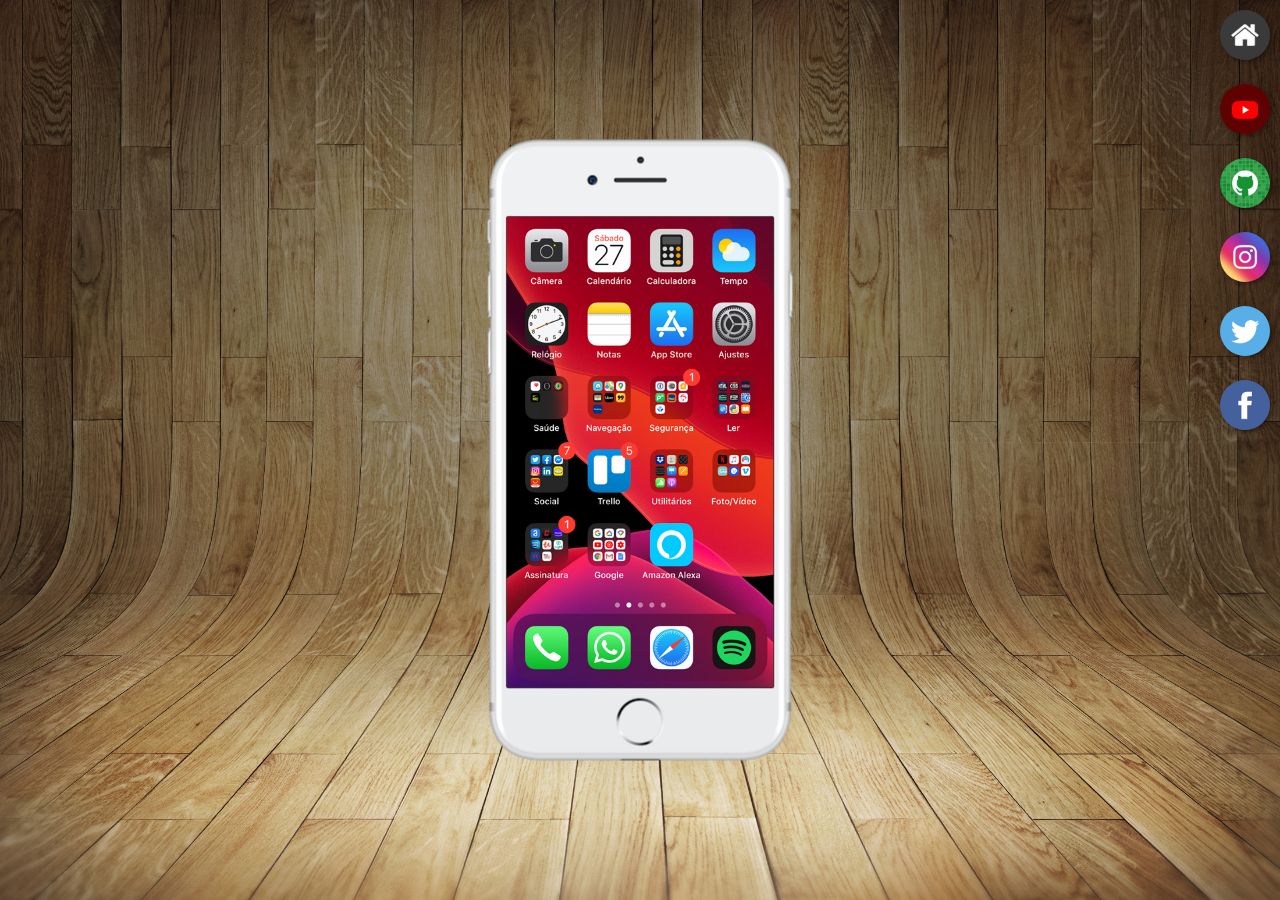
<file: index.html>
<!DOCTYPE html>
<html lang="pt-br">
<head>
    <meta charset="UTF-8">
    <meta name="viewport" content="width=device-width, initial-scale=1.0">
    <link rel="shortcut icon" href="favicon.ico" type="image/x-icon">
    <link rel="stylesheet" href="estilos/style.css">
    <title>Projeto Redes Sociais</title>
</head>
<body>
    <main>
        <section id="telefone">
            <iframe src="home.html" name="tela" id="tela" frameborder="0">
                Seu navegador não é compatível com este recurso.
            </iframe>
        </section>
        <section id="redes-sociais">
            <a href="home.html" target="tela"><img src="imagens/logo-home.jpg" alt="Home"></a> <br>
            <a href="youtube.html" target="tela"><img src="imagens/logo-youtube.jpg" alt="Youtube"></a> <br>
            <a href="github.html" target="tela"><img src="imagens/logo-github.jpg" alt="Github"></a> <br>
            <a href="instagram.html" target="tela"><img src="imagens/logo-instagram.jpg" alt="Instagram"></a> <br>
            <a href="twitter.html" target="tela"><img src="imagens/logo-twitter.jpg" alt="Twitter"></a> <br>
            <a href="facebook.html" target="tela"><img src="imagens/logo-facebook.jpg" alt="Facebook"></a>
        </section>
    </main>
</body>
</html>
</file>
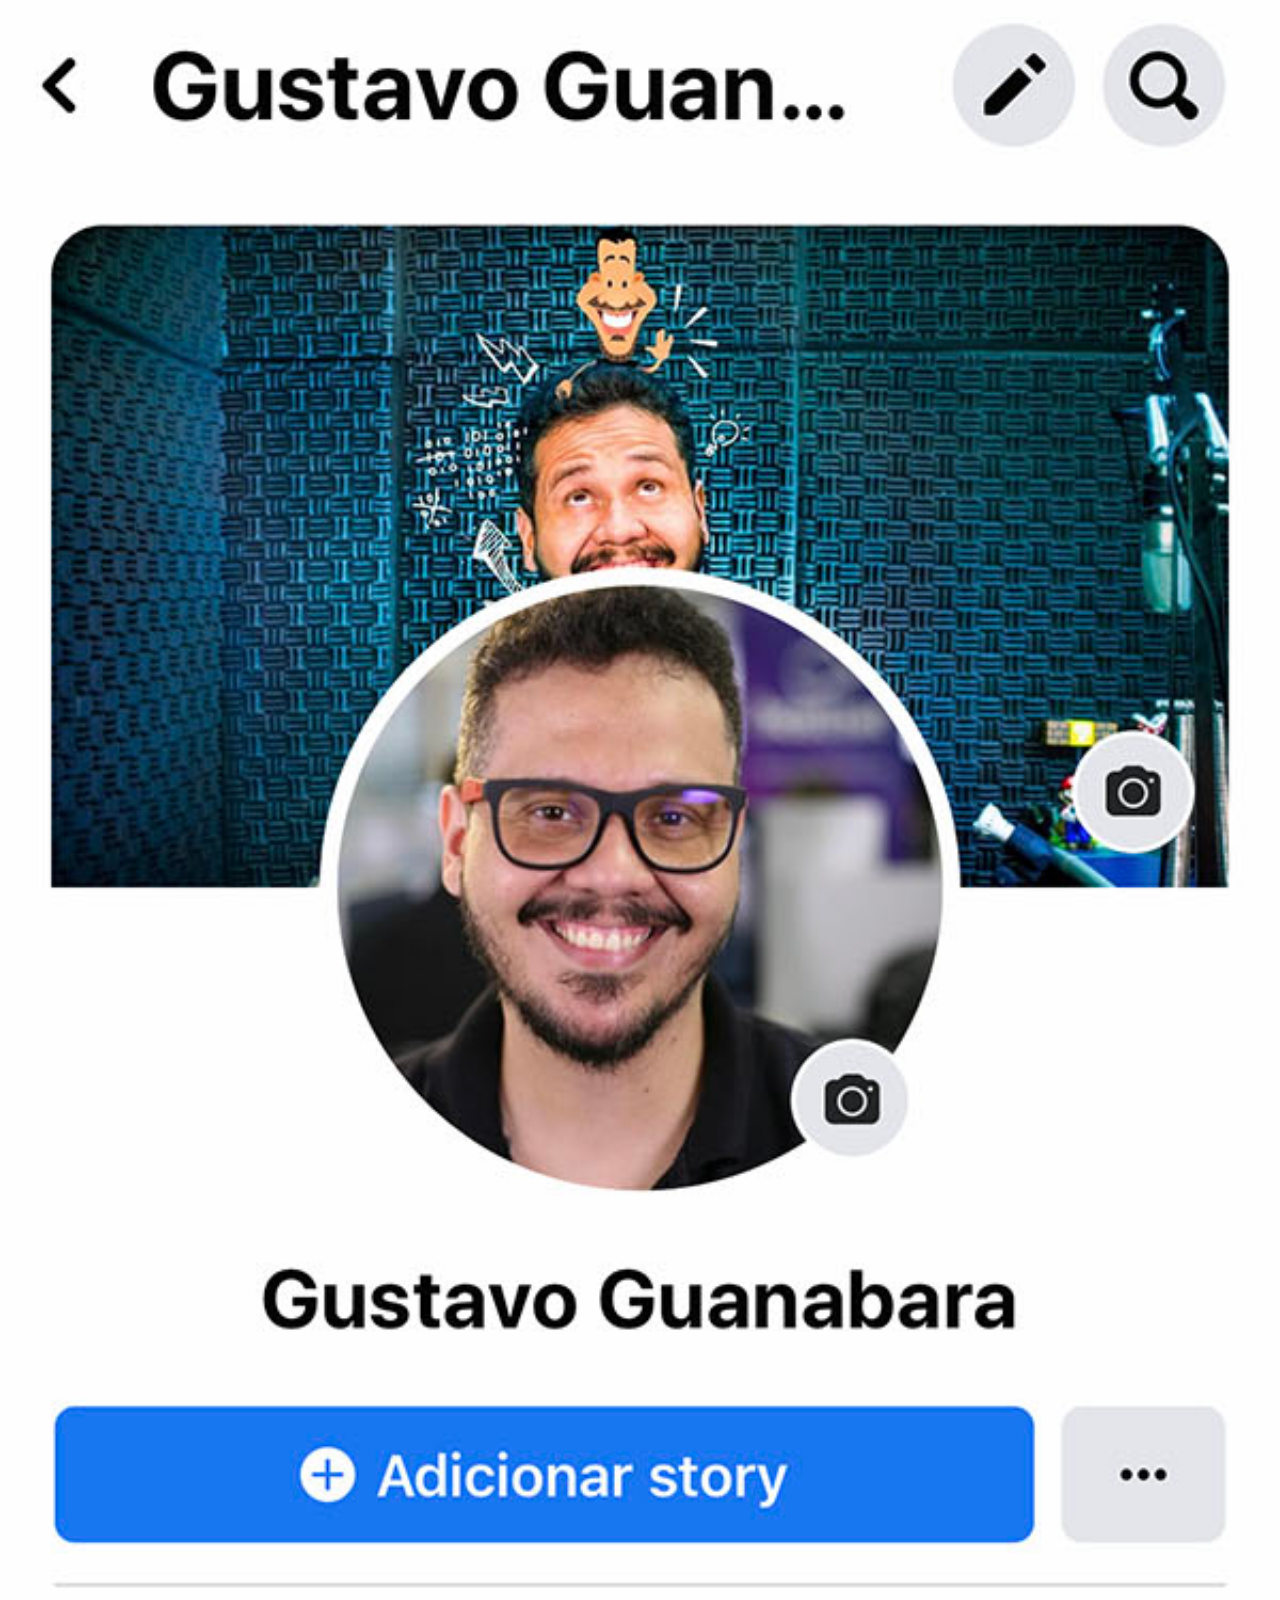
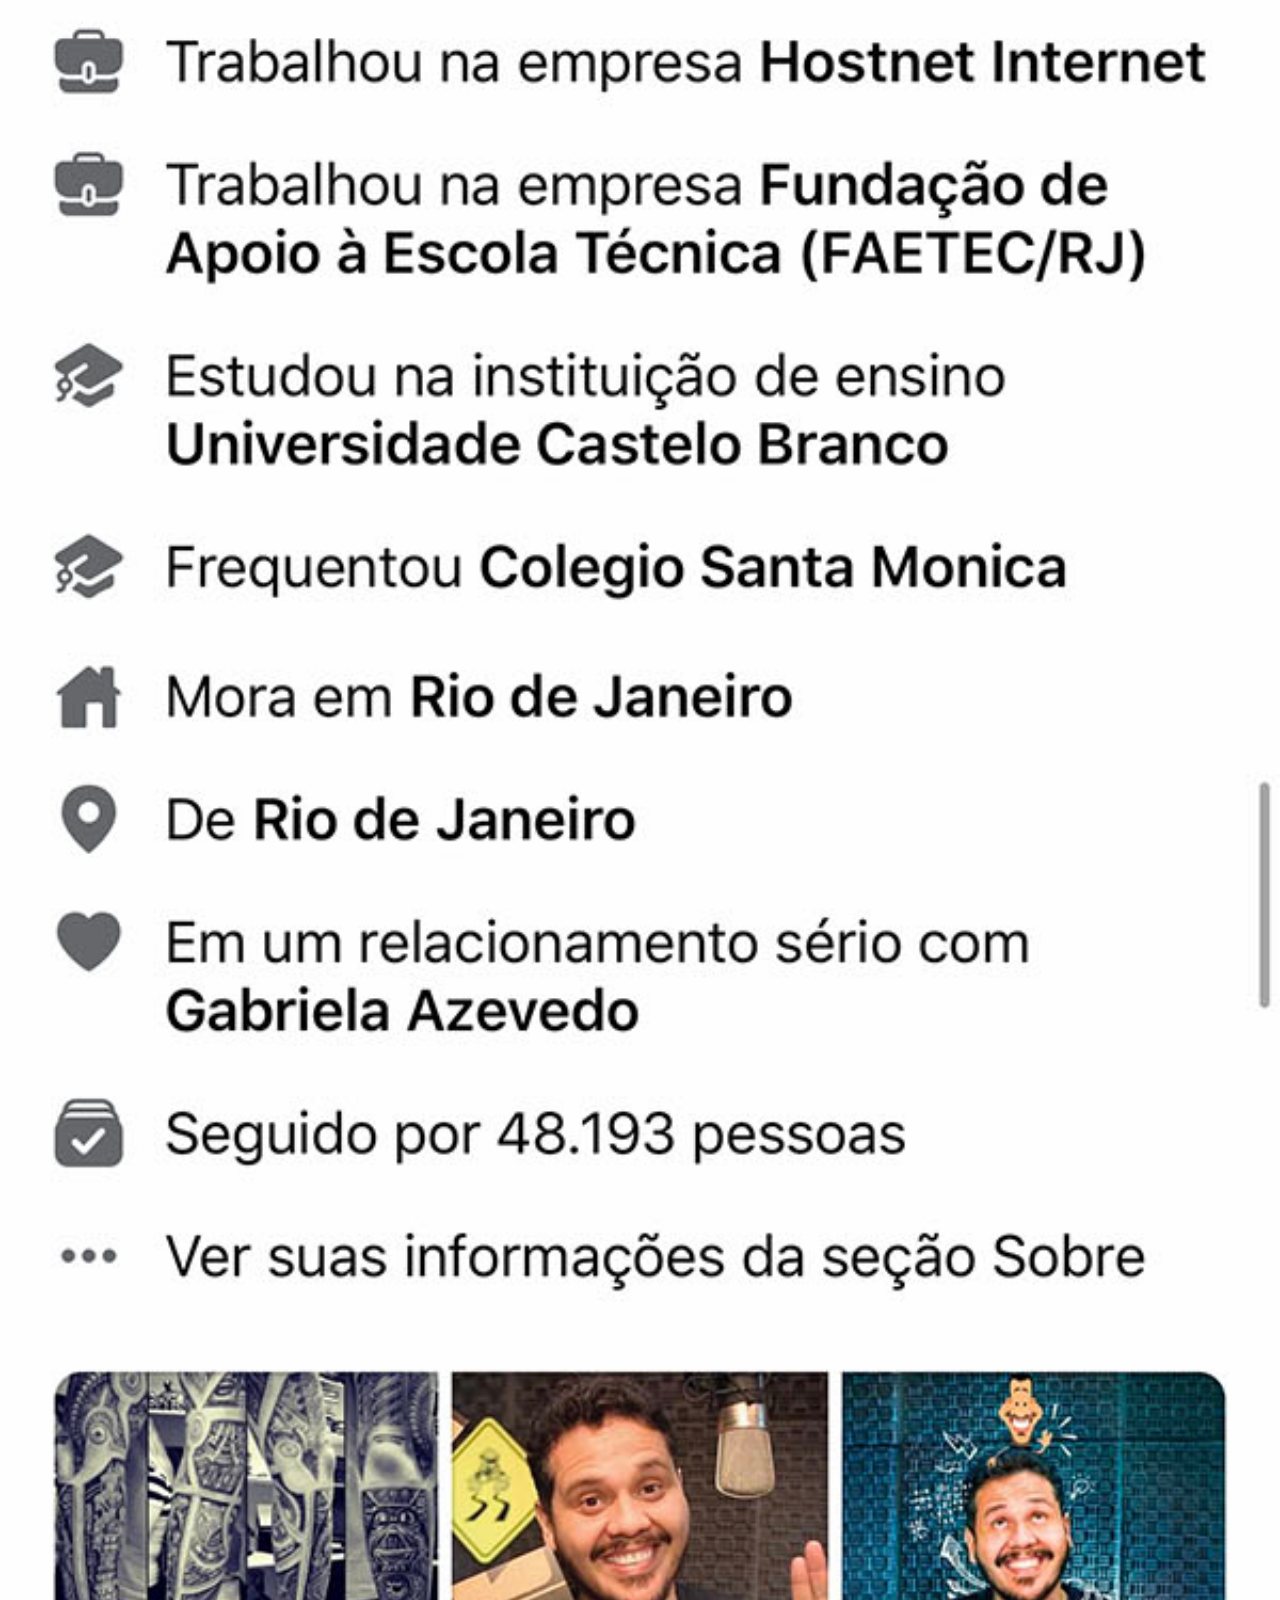
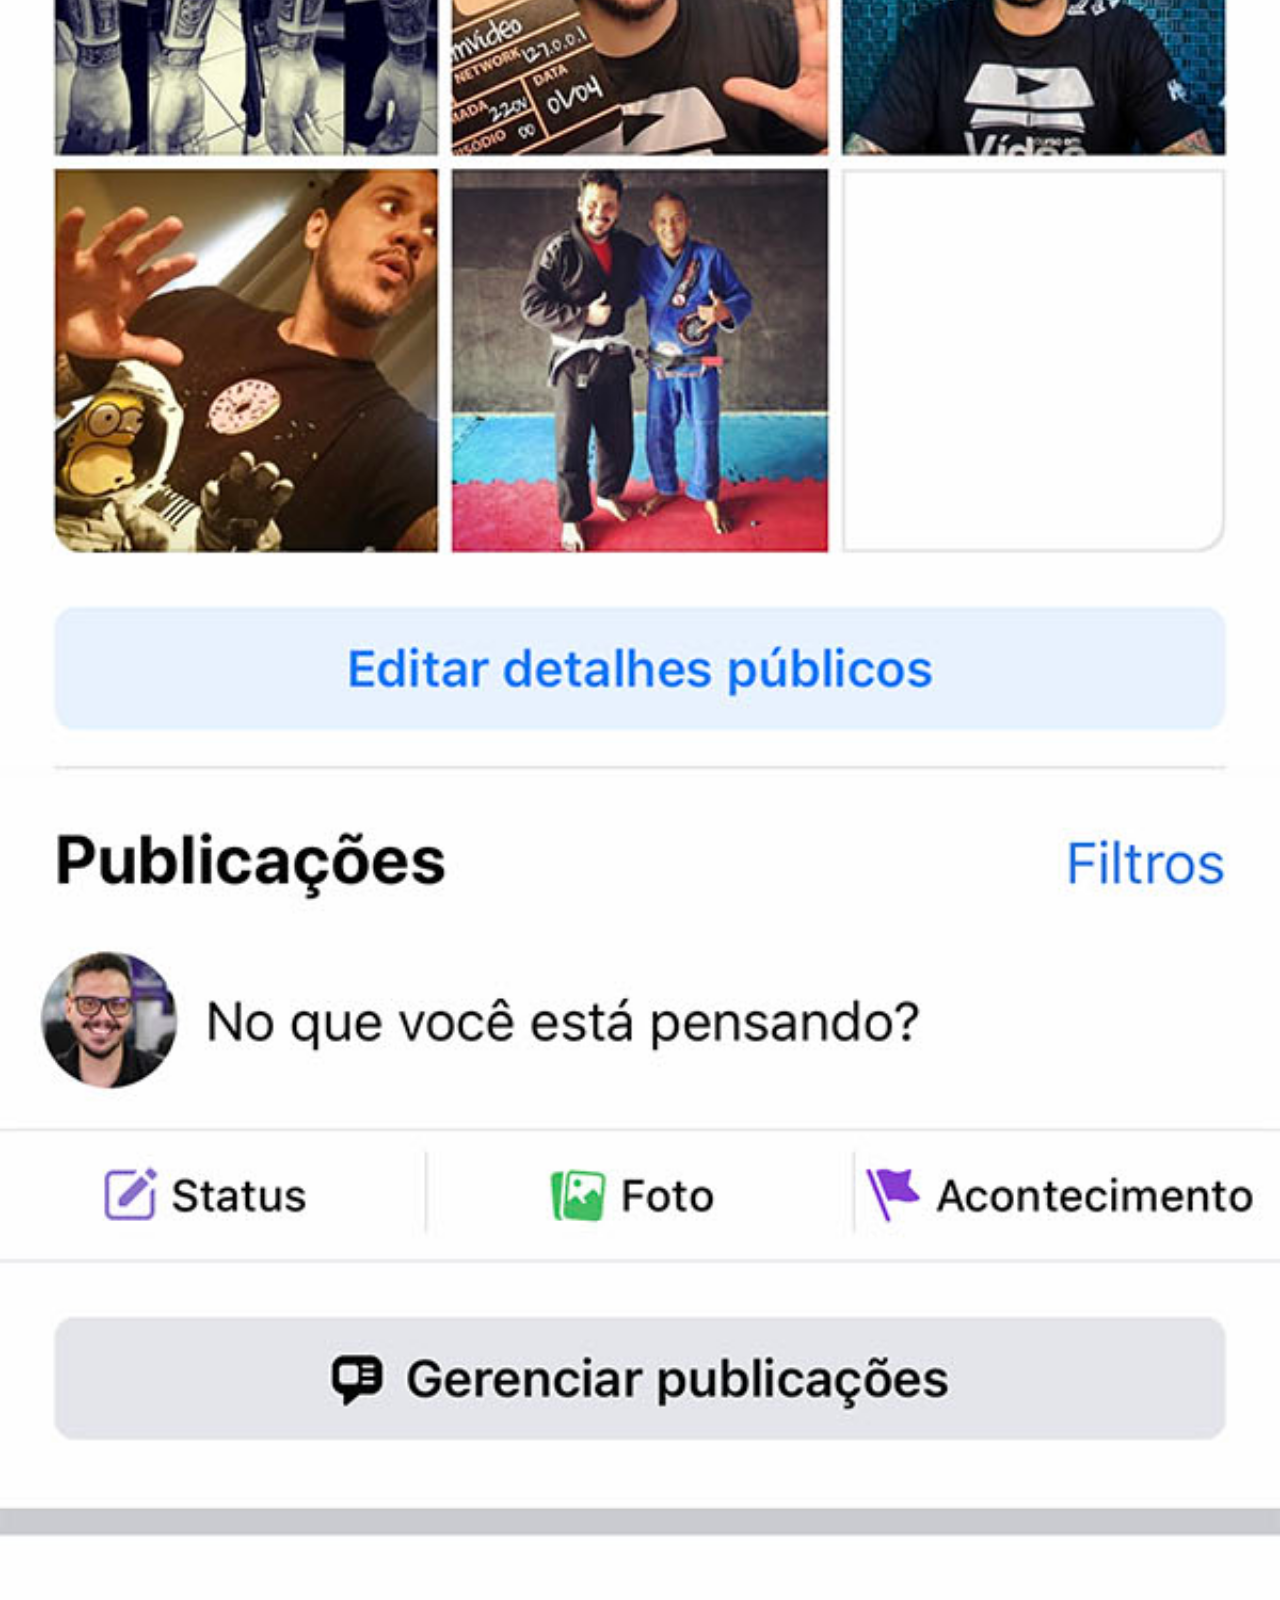
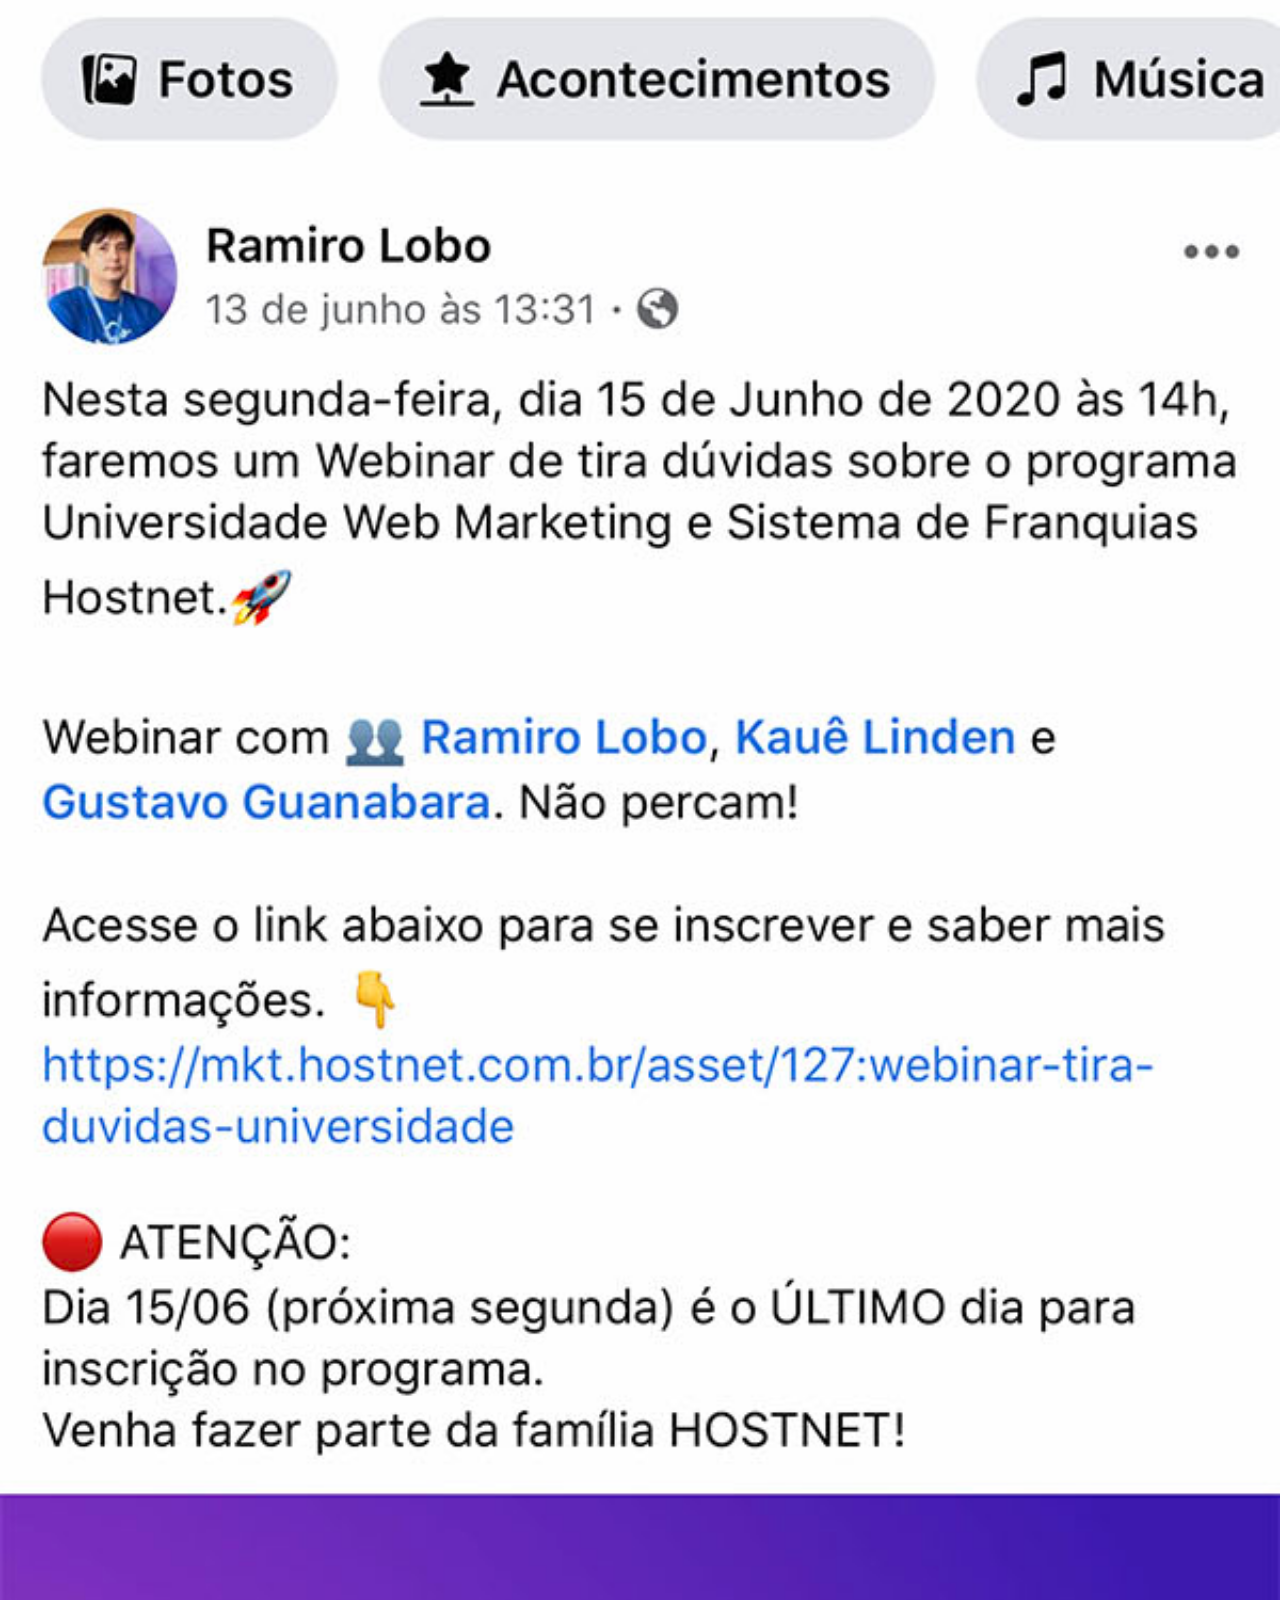
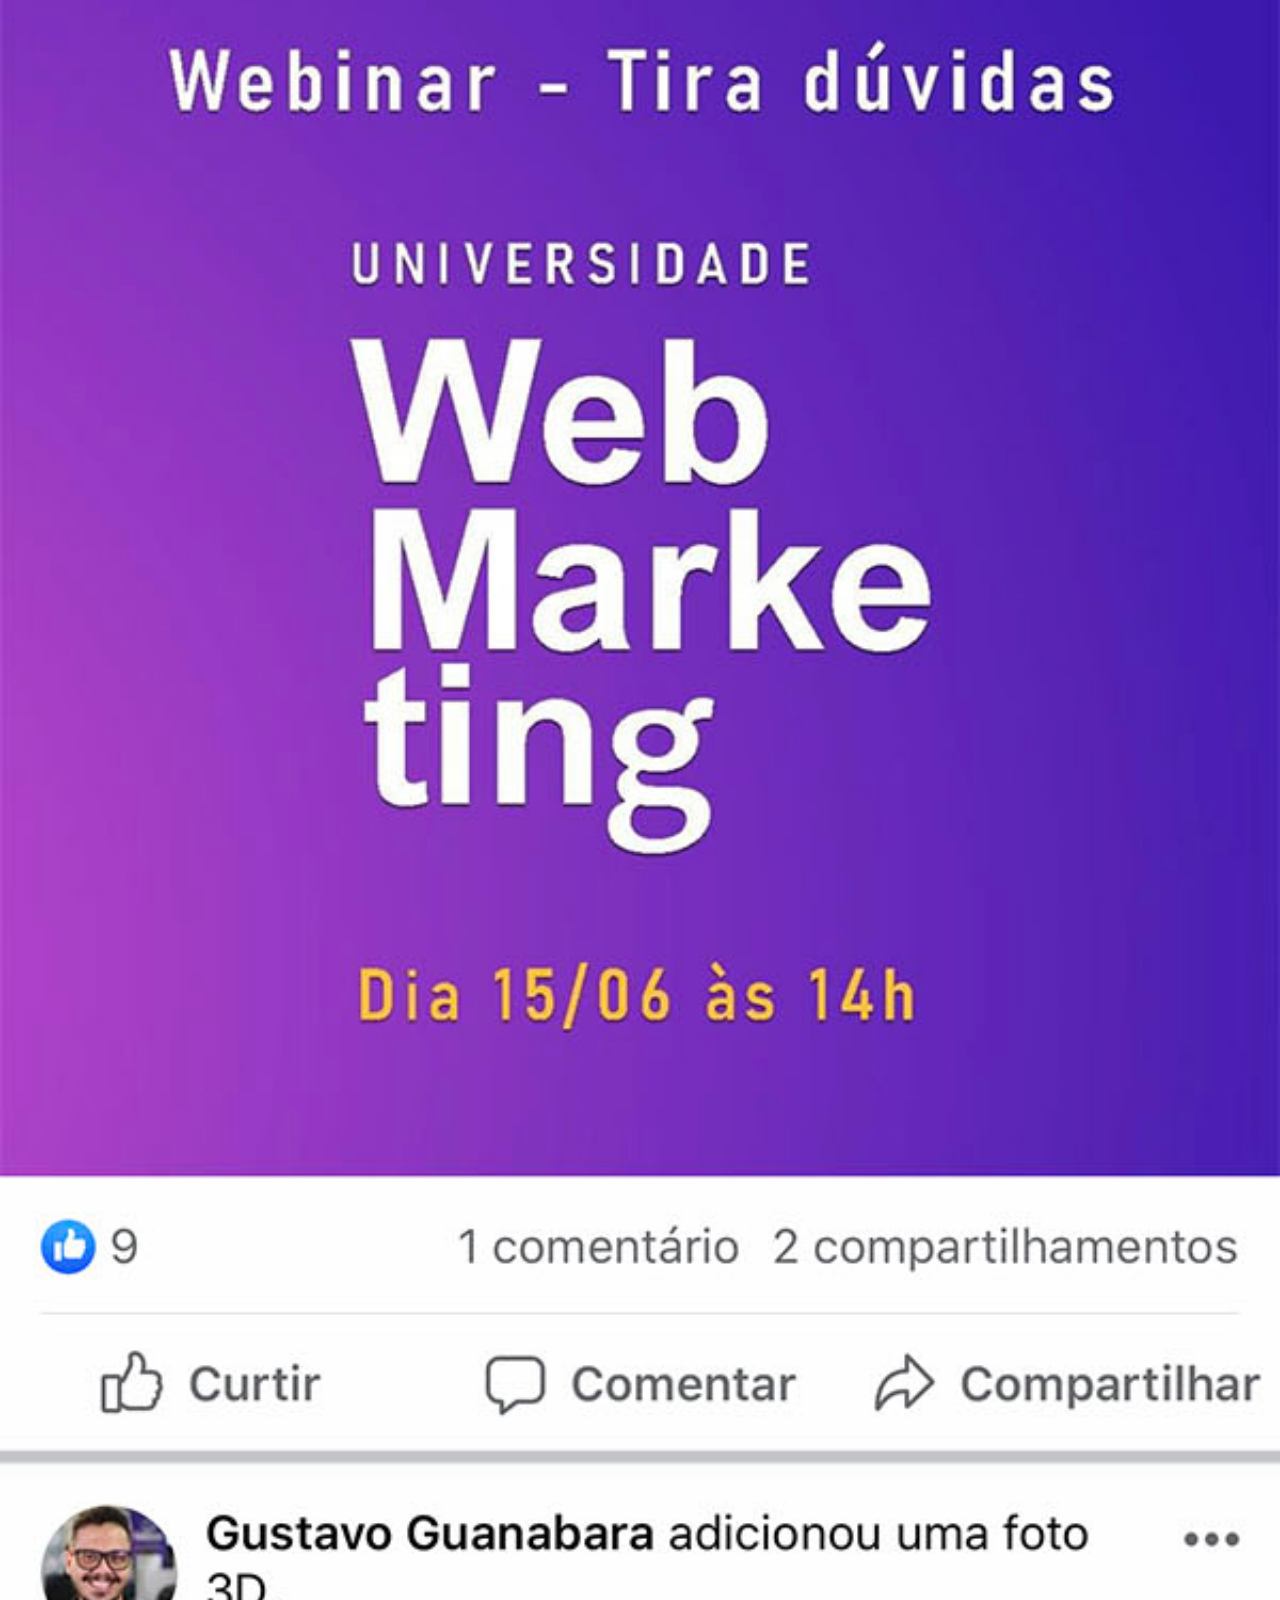
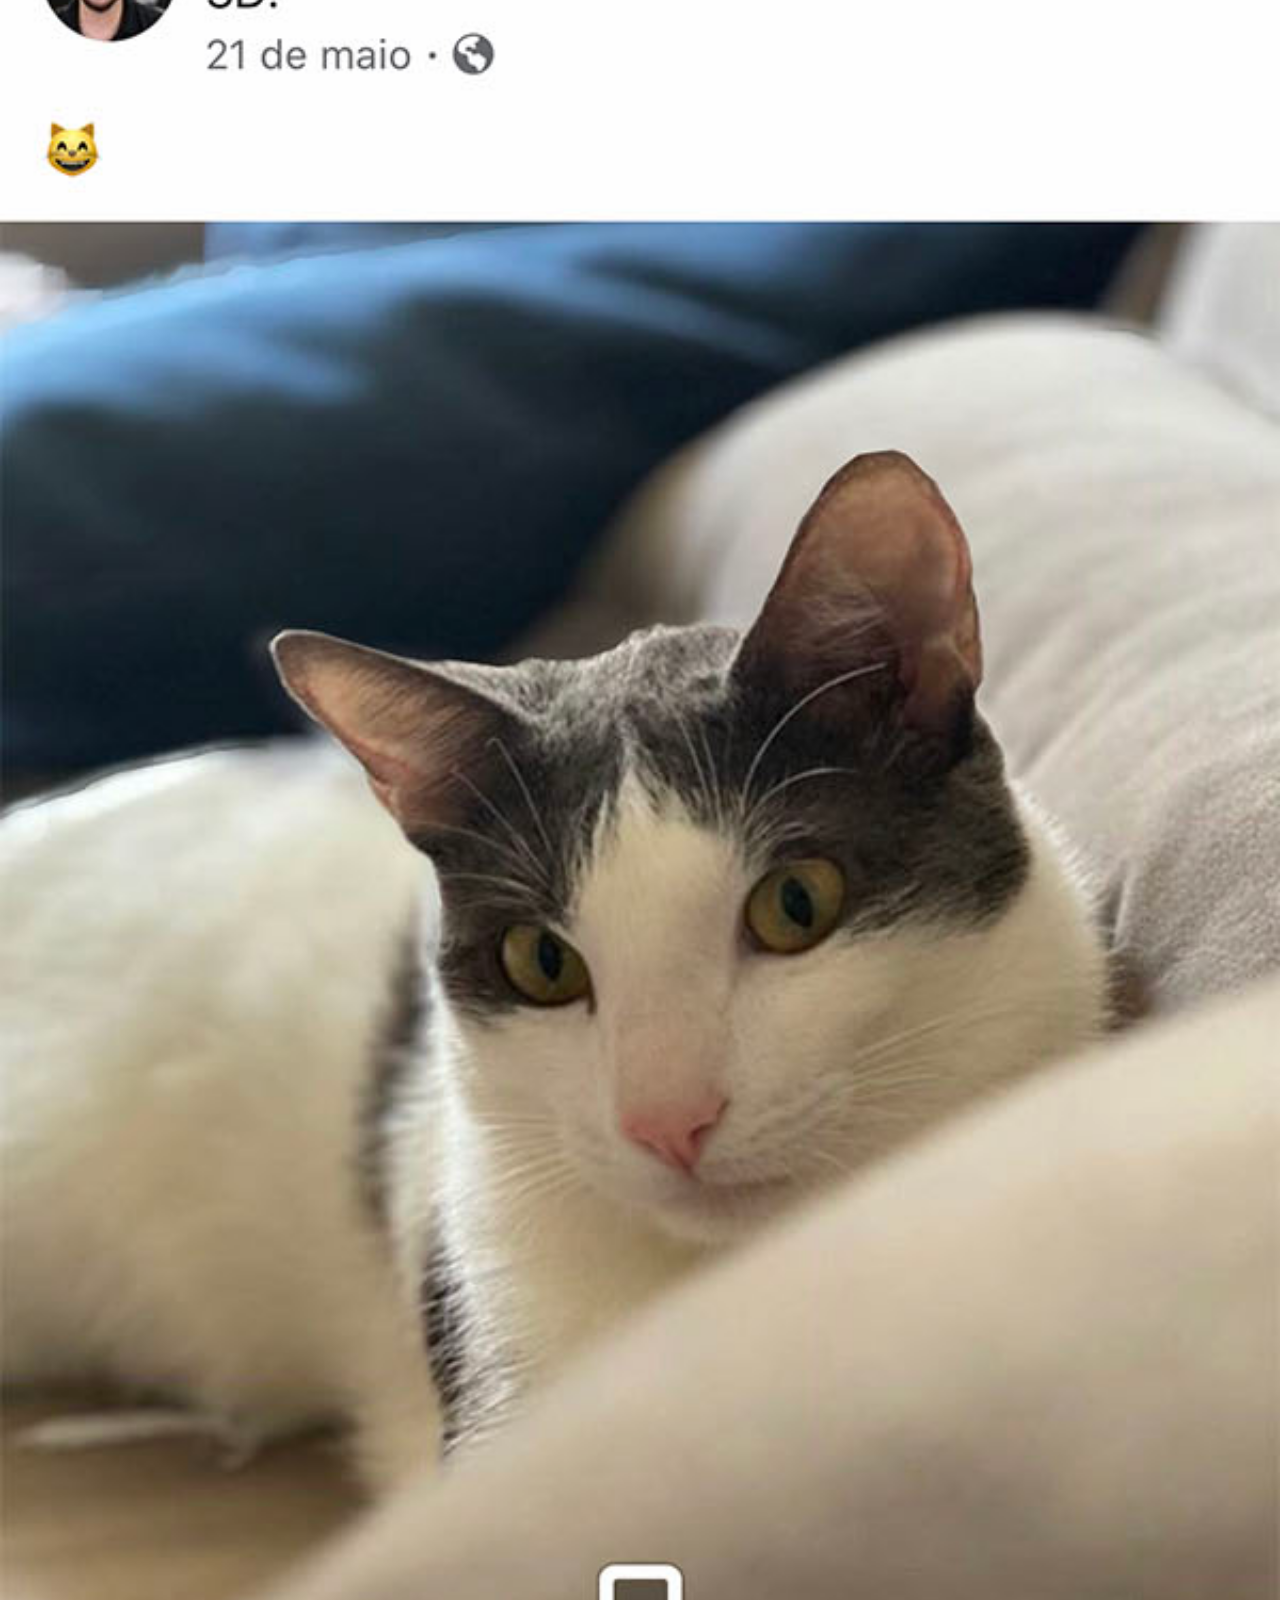
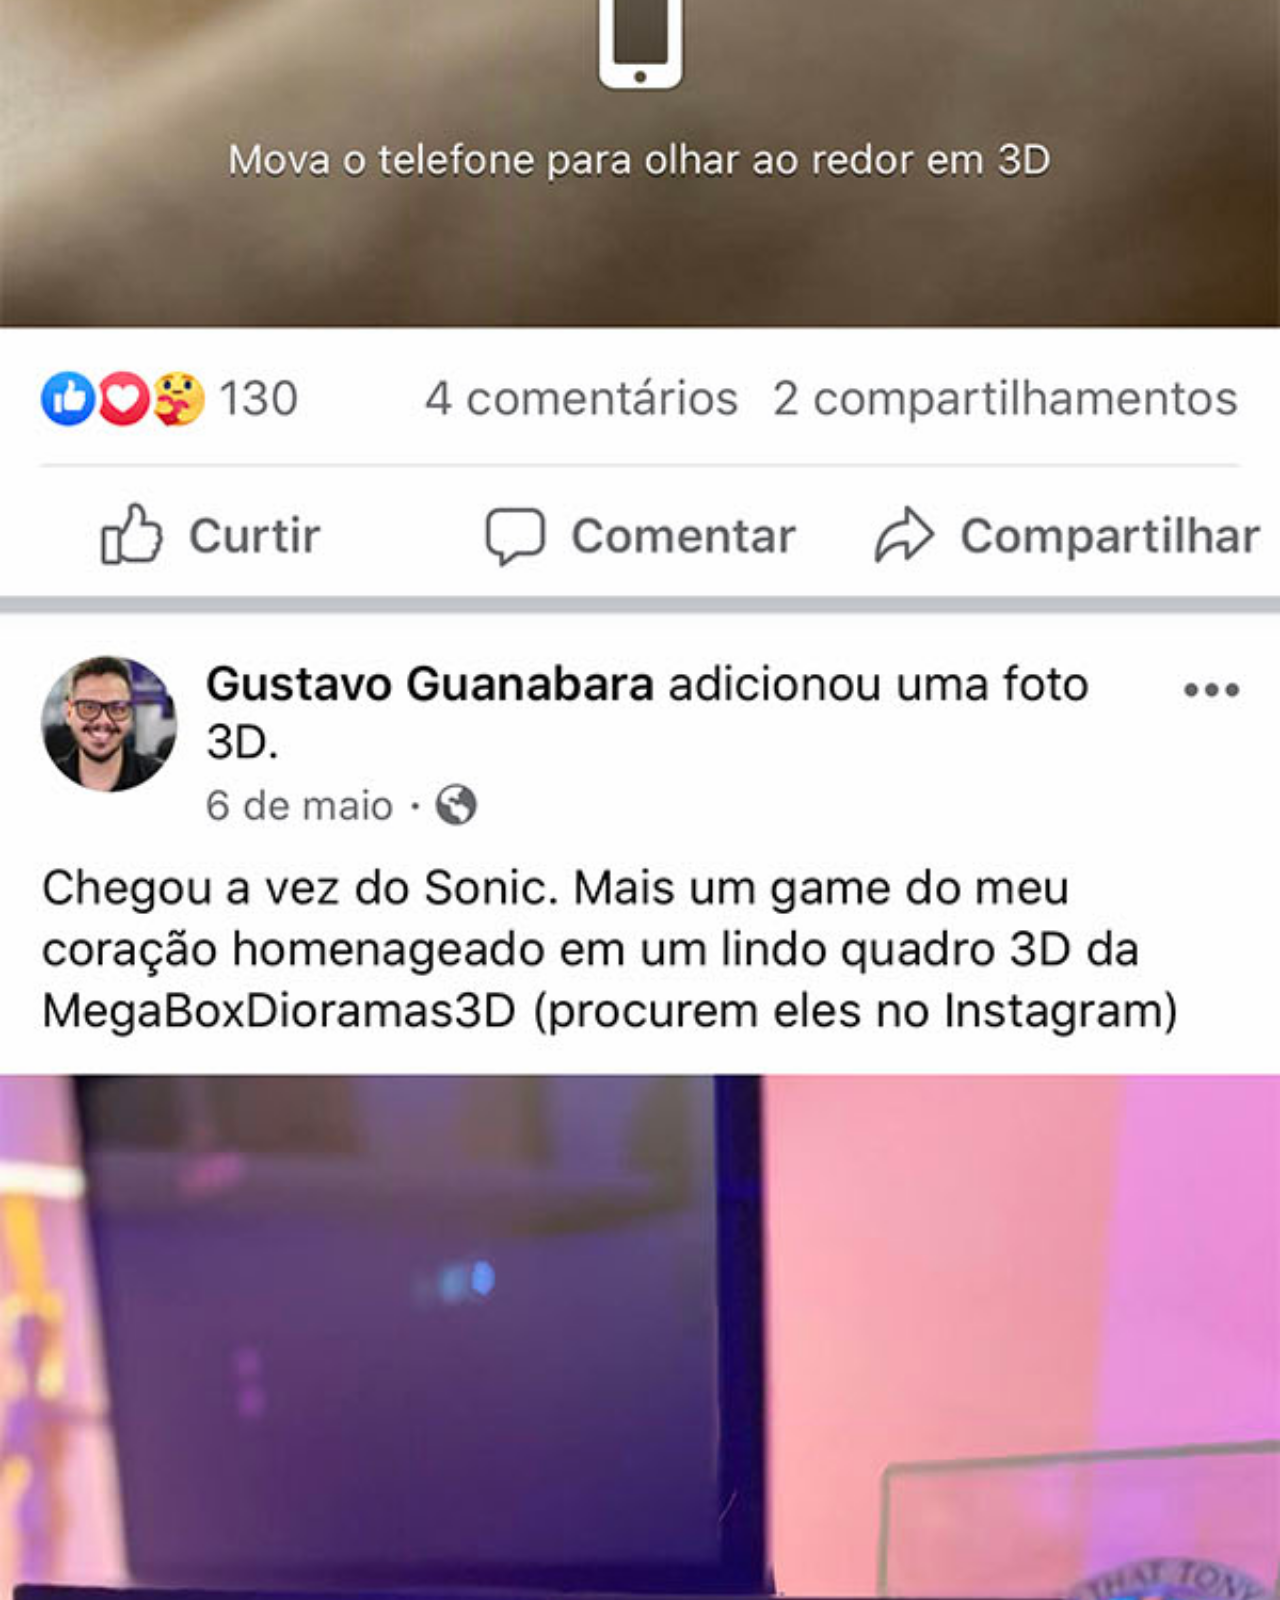
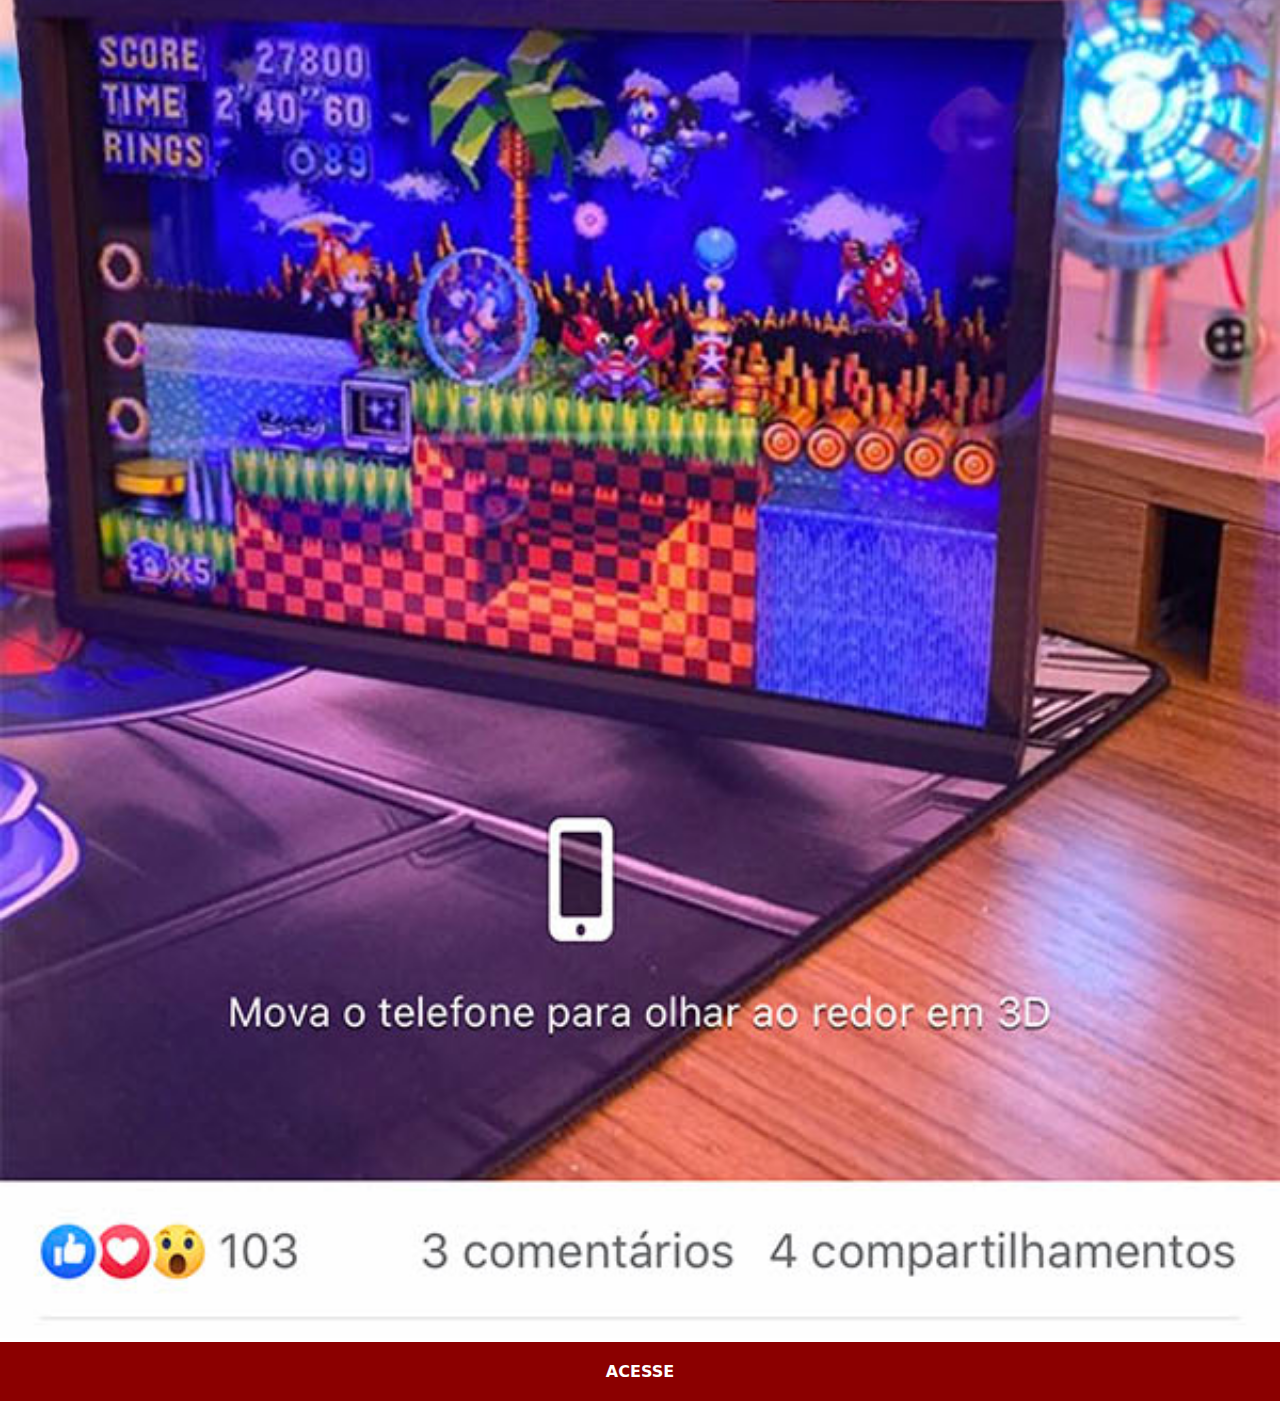
<file: facebook.html>
<!DOCTYPE html>
<html lang="pt-br">
<head>
    <meta charset="UTF-8">
    <meta name="viewport" content="width=device-width, initial-scale=1.0">
    <link rel="stylesheet" href="estilos/social.css">
    <title>Facebook</title>
</head>
<body>
    <img src="imagens/tela-facebook.jpg" alt="">
    <a href="https://www.facebook.com/gustavoguanabara" target="_blank">ACESSE</a>
</body>
</html>
</file>
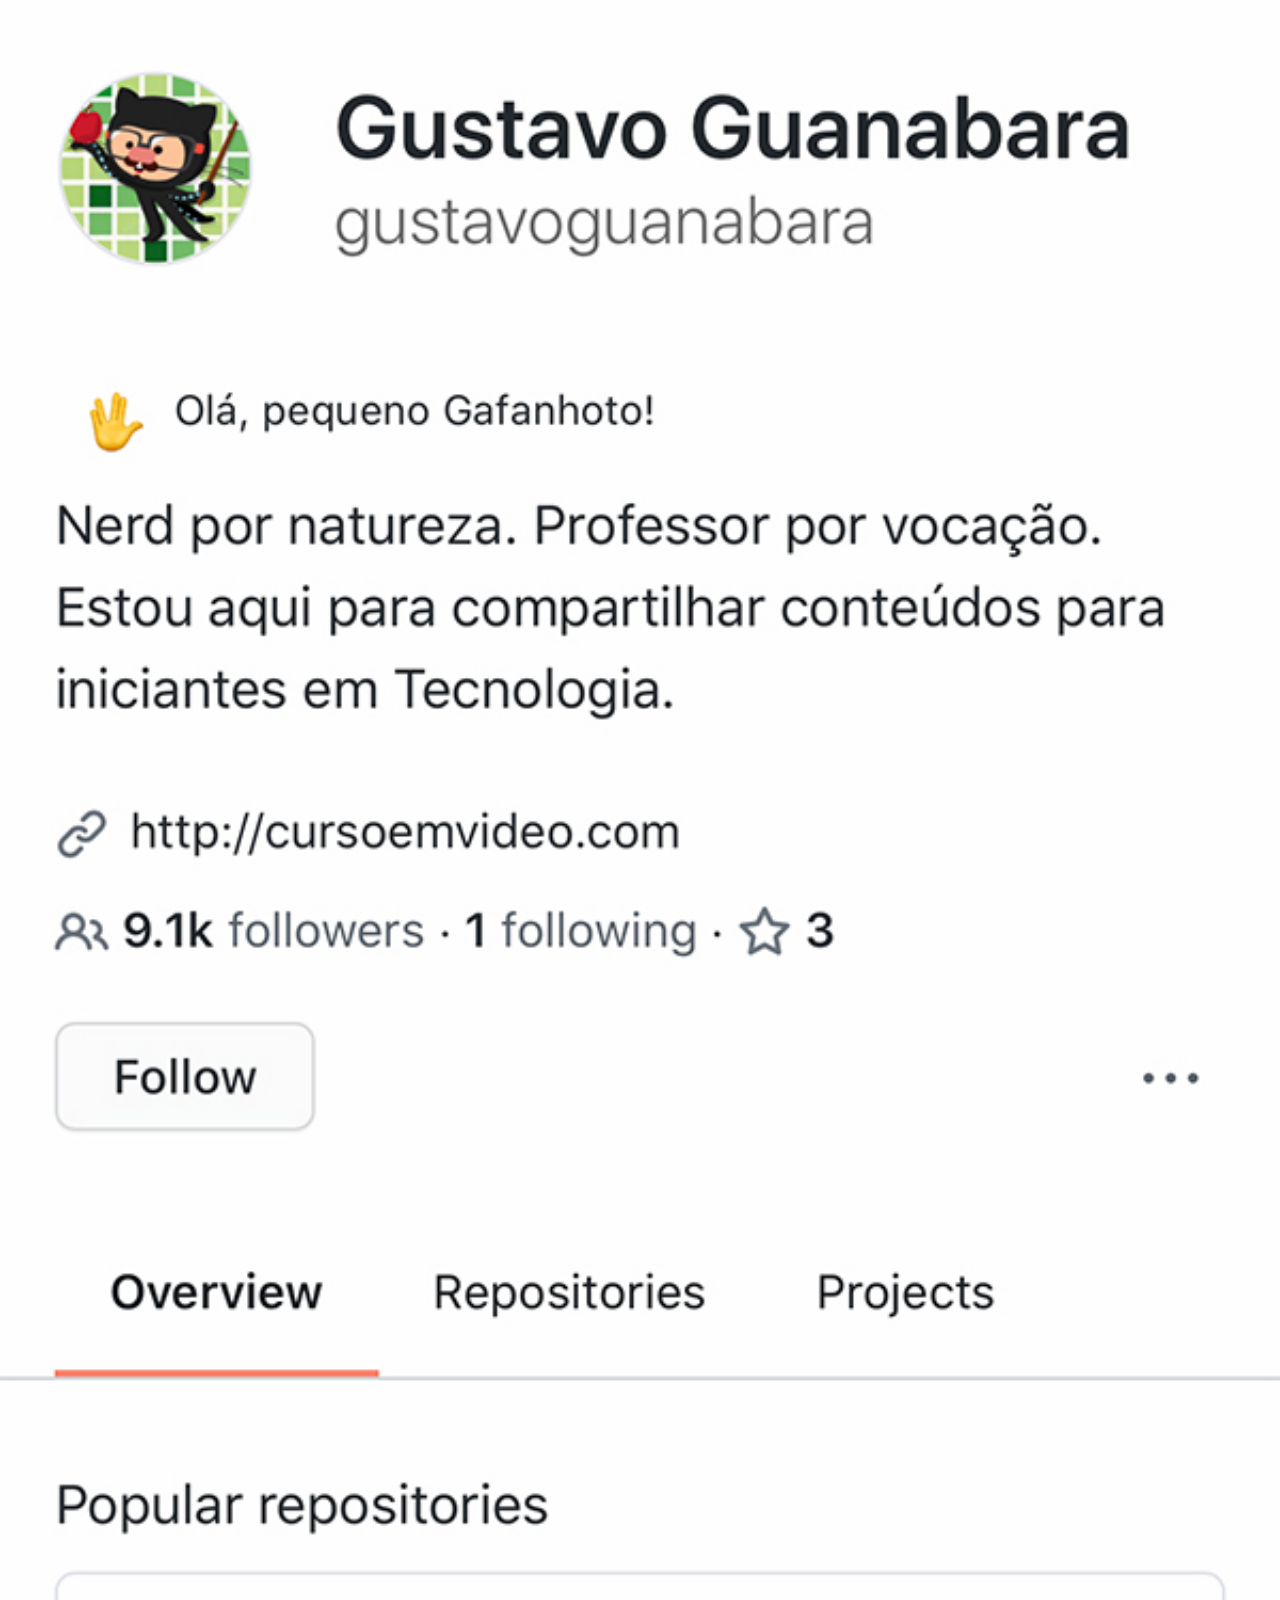
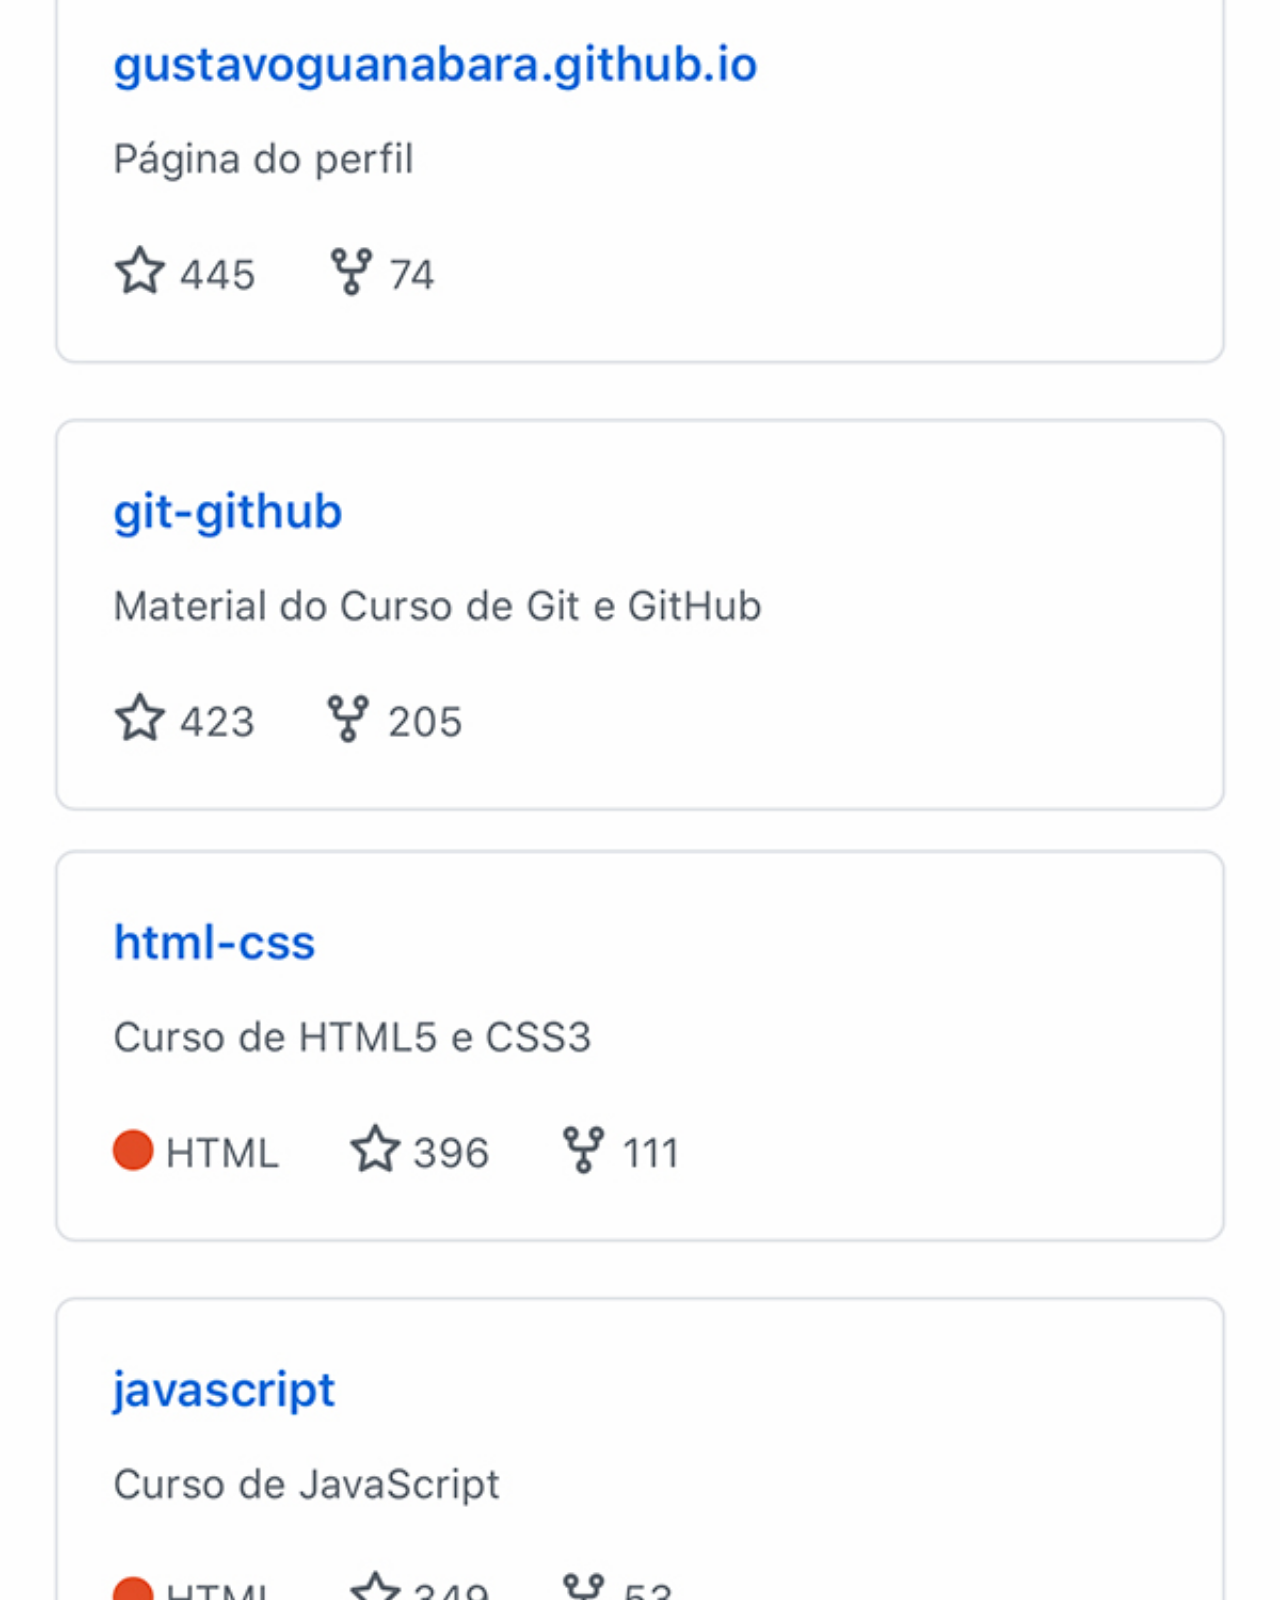
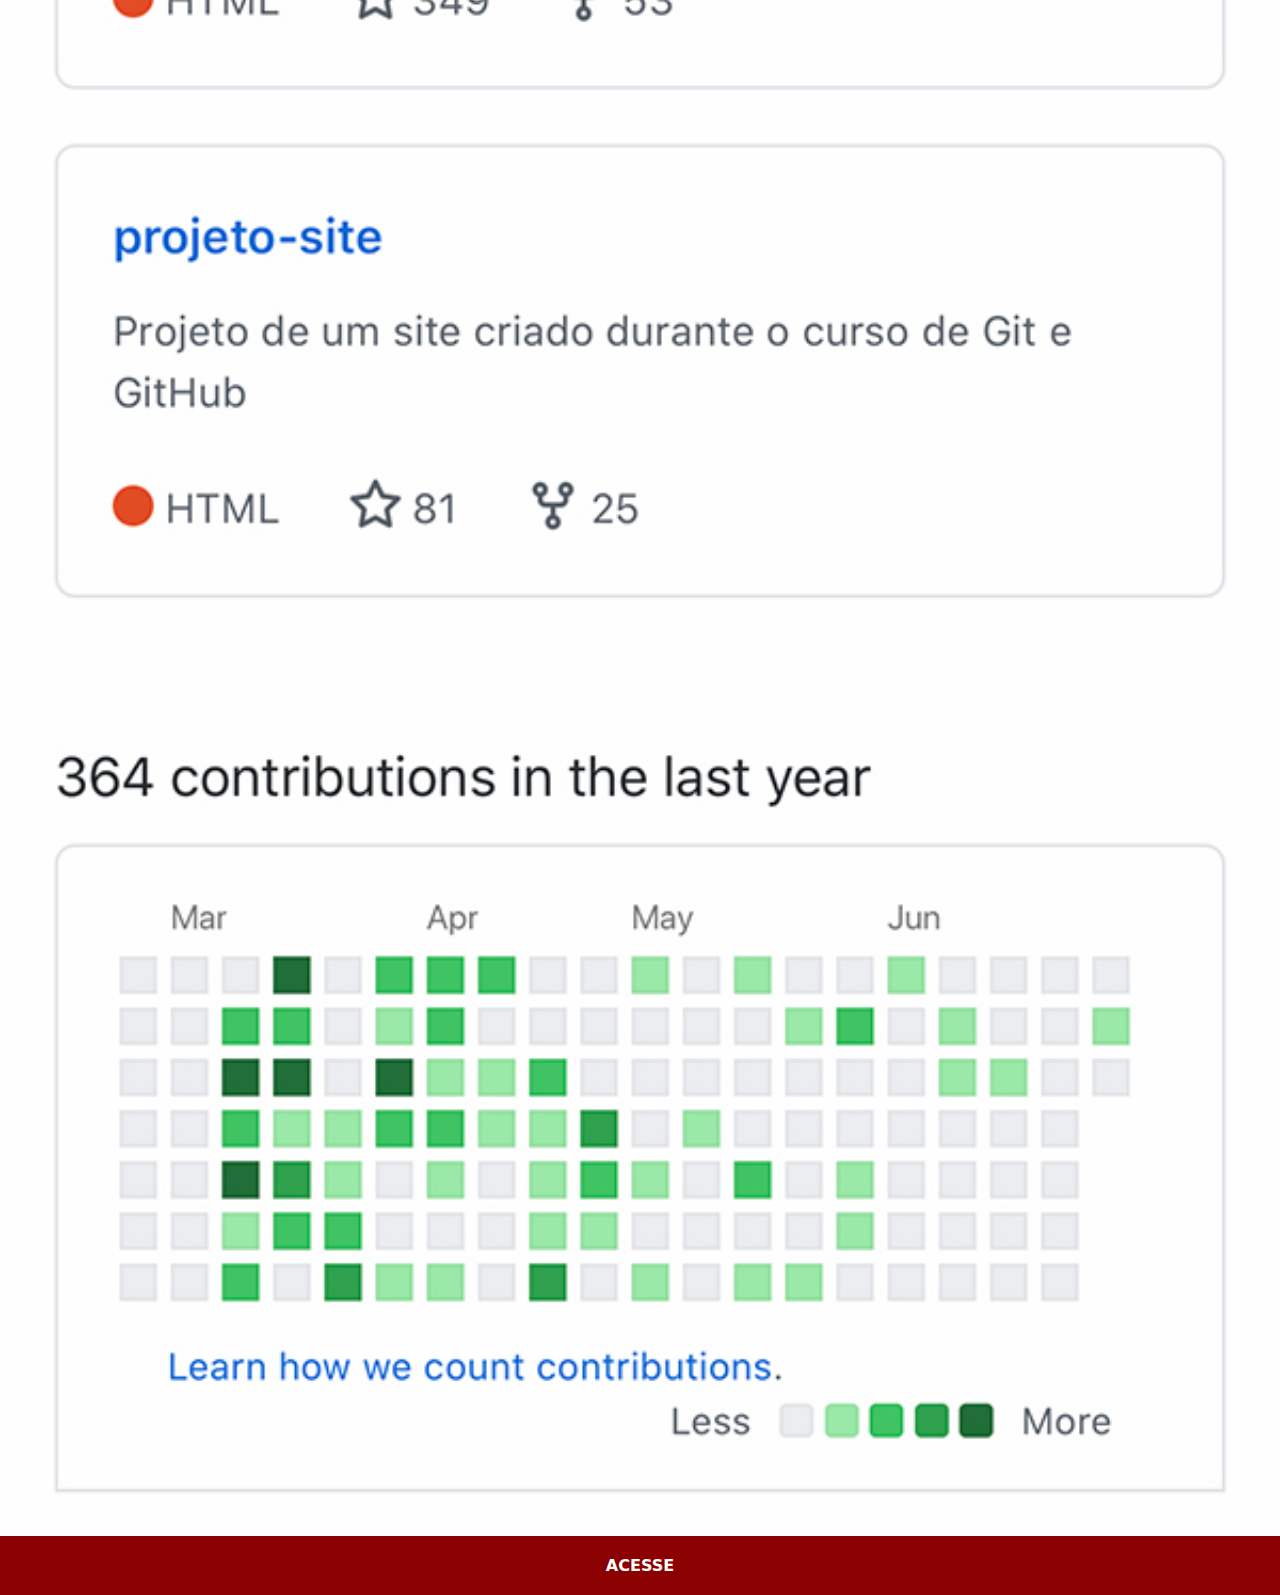
<file: github.html>
<!DOCTYPE html>
<html lang="pt-br">
<head>
    <meta charset="UTF-8">
    <meta name="viewport" content="width=device-width, initial-scale=1.0">
    <link rel="stylesheet" href="estilos/social.css">
    <title>Github</title>
</head>
<body>
    <img src="imagens/tela-github.jpg" alt="">
    <a href="https://gustavoguanabara.github.io/" target="_blank">ACESSE</a>
</body>
</html>
</file>
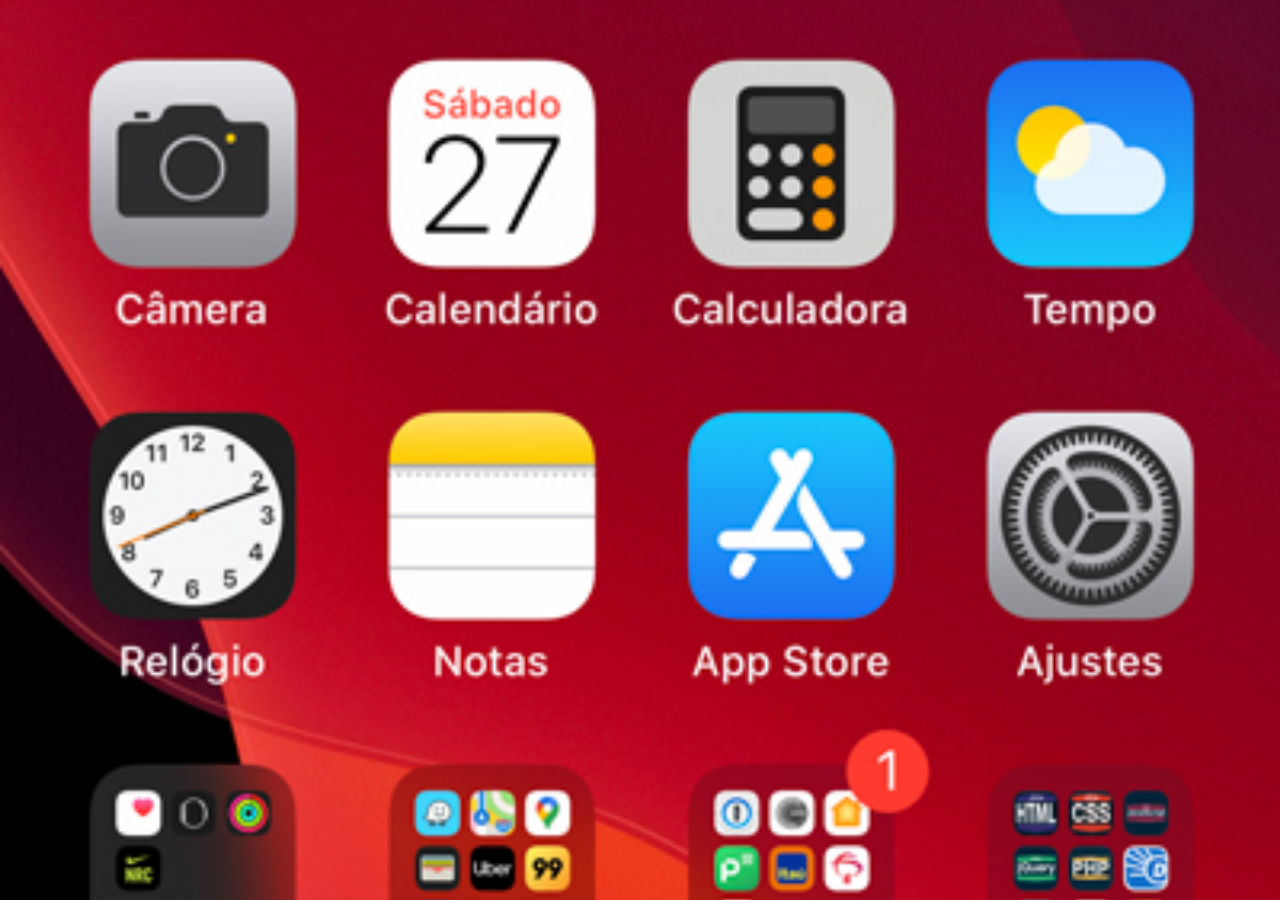
<file: home.html>
<!DOCTYPE html>
<html lang="pt-br">
<head>
    <meta charset="UTF-8">
    <meta name="viewport" content="width=device-width, initial-scale=1.0">
    <title>home</title>
</head>
<style>
    *{
        margin: 0px; padding: 0px;
    }
    body{
        width: 100vw; height: 100vh;
        background: black url('imagens/tela-home.jpg') no-repeat top center;
        background-size: cover;
    }
</style>
<body>
    
</body>
</html>
</file>
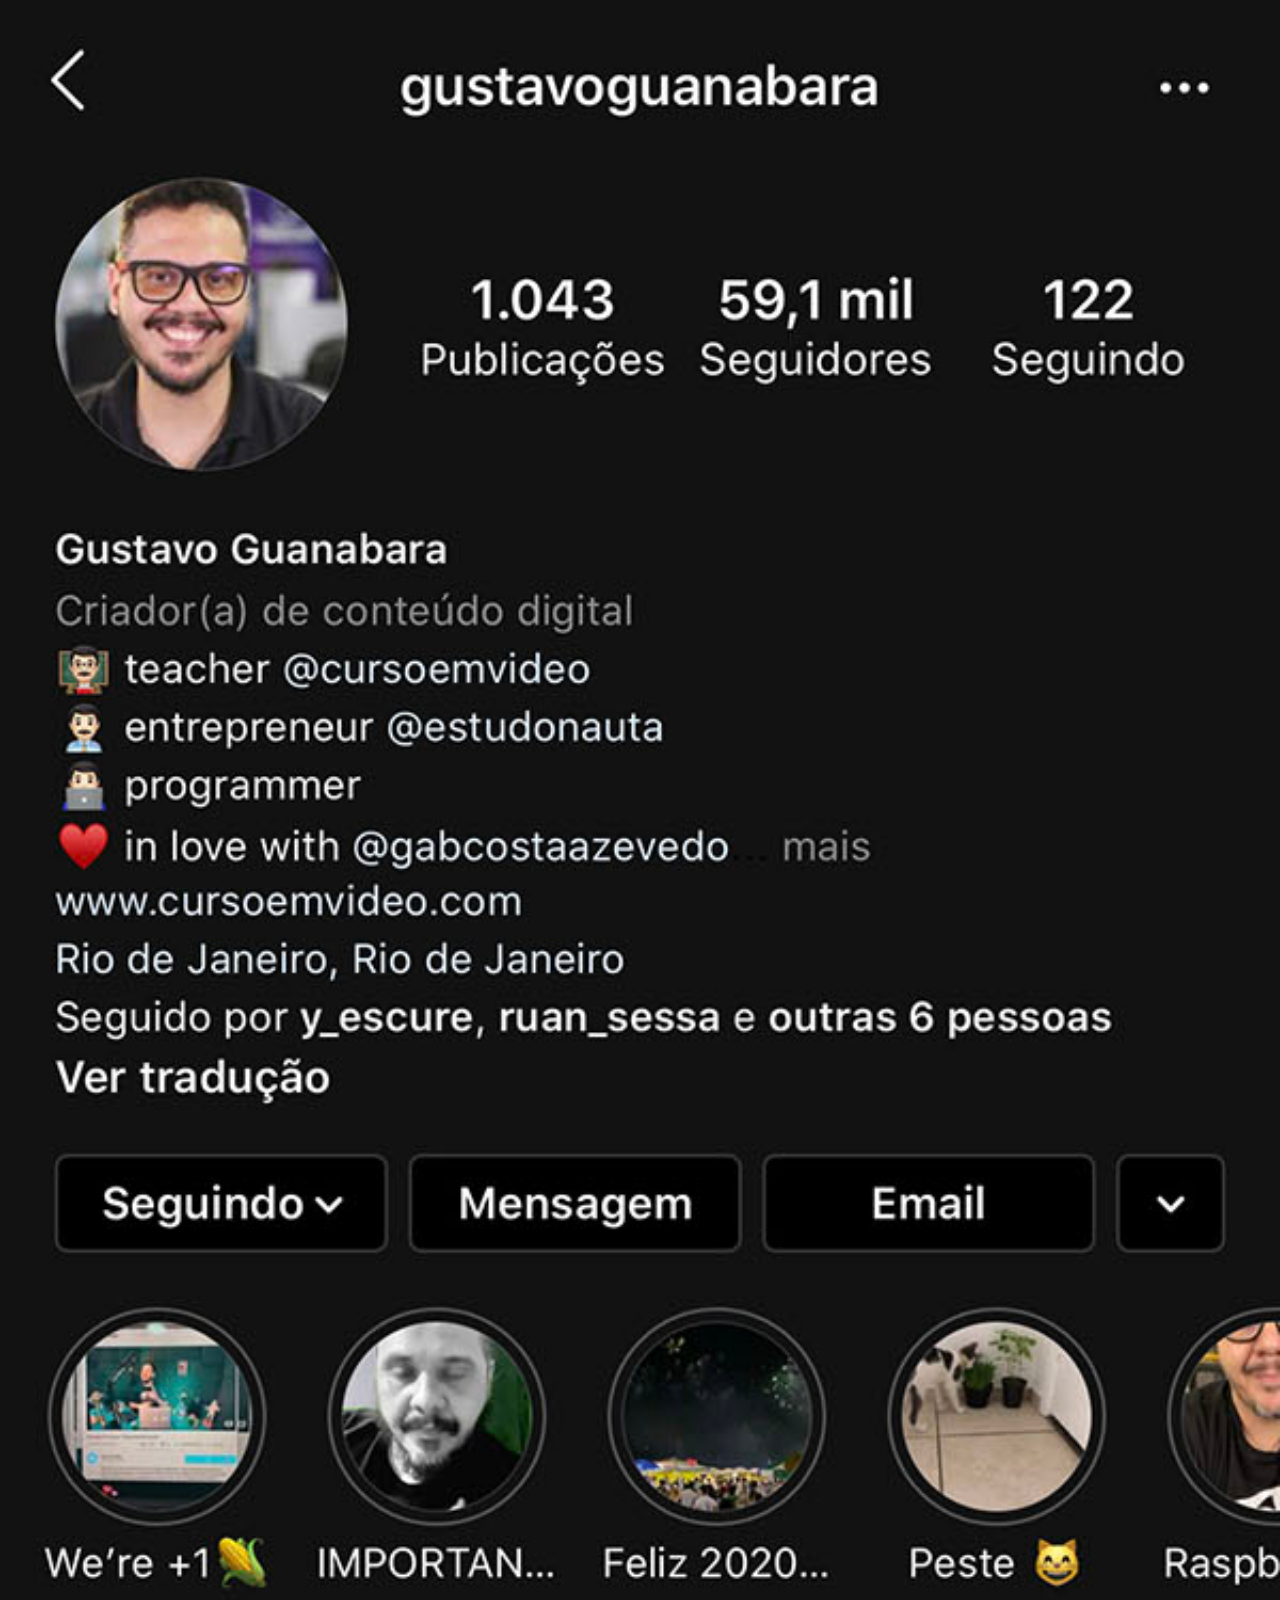
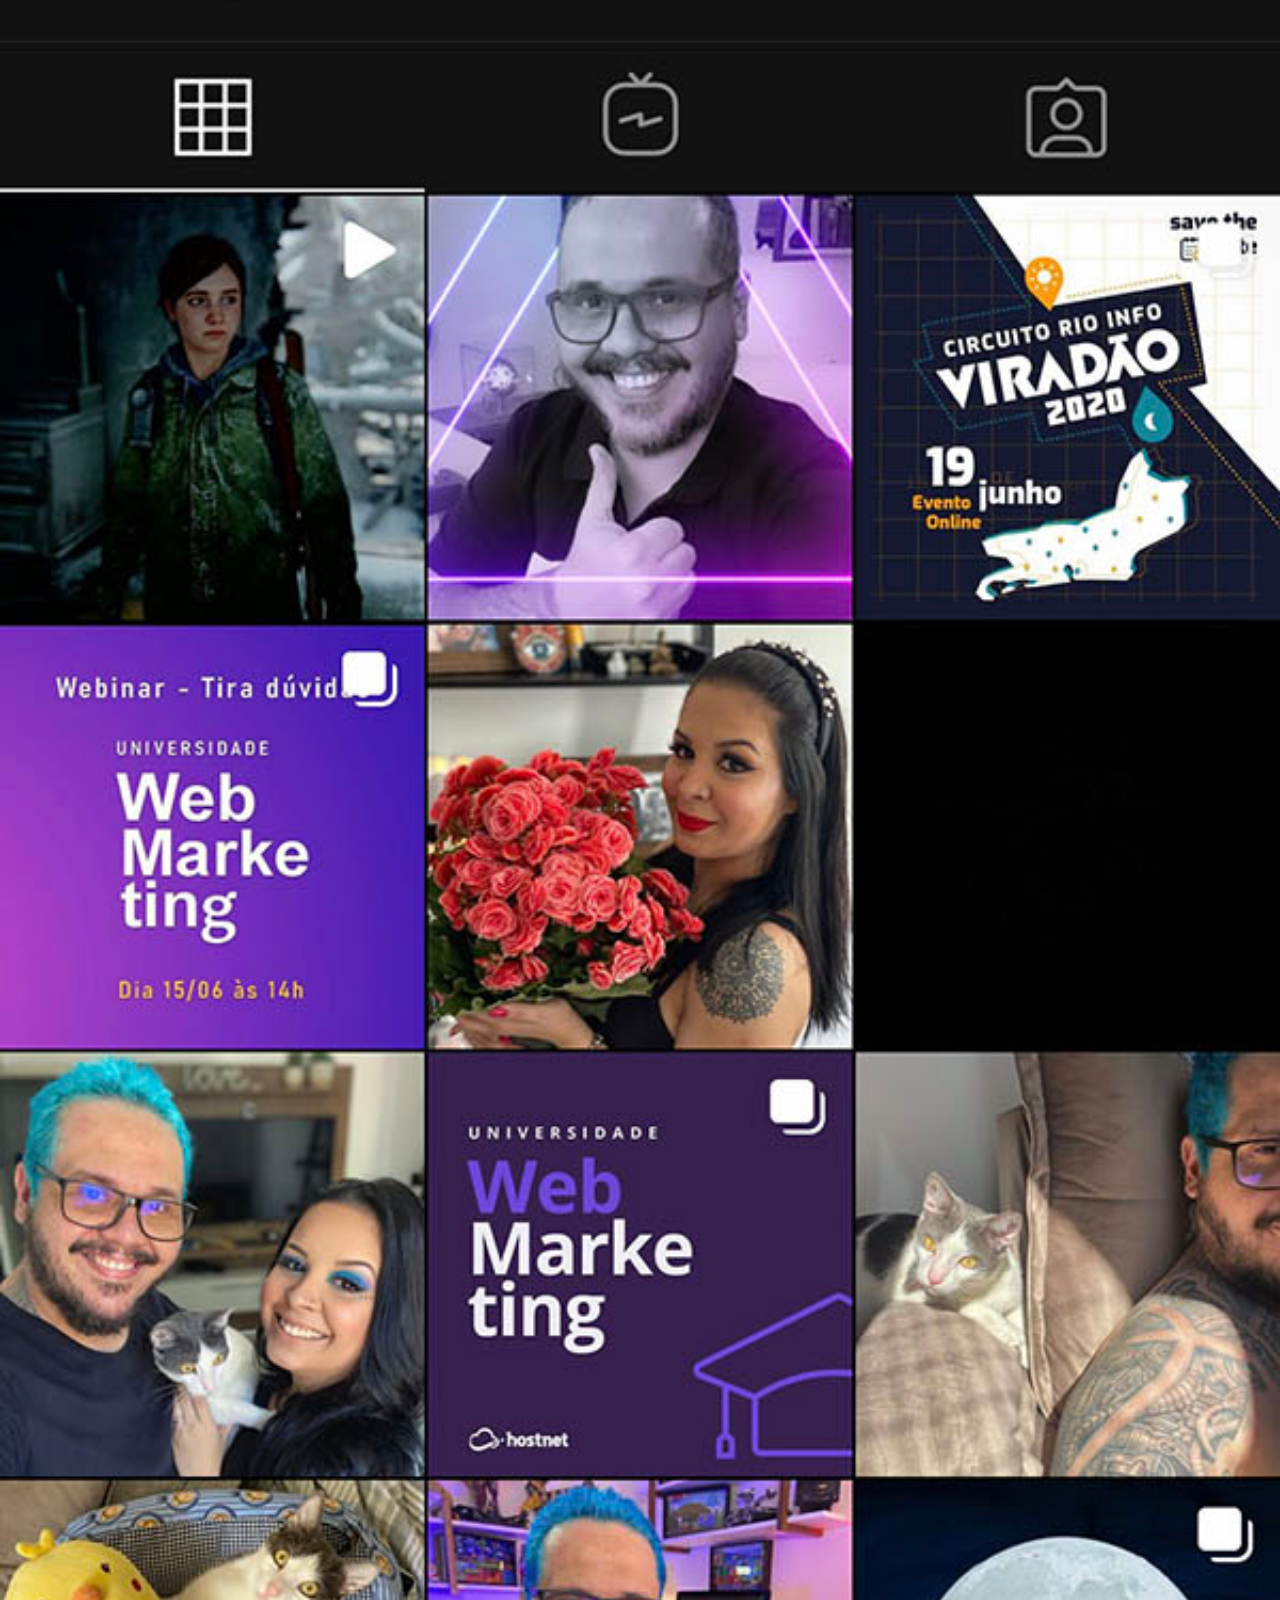
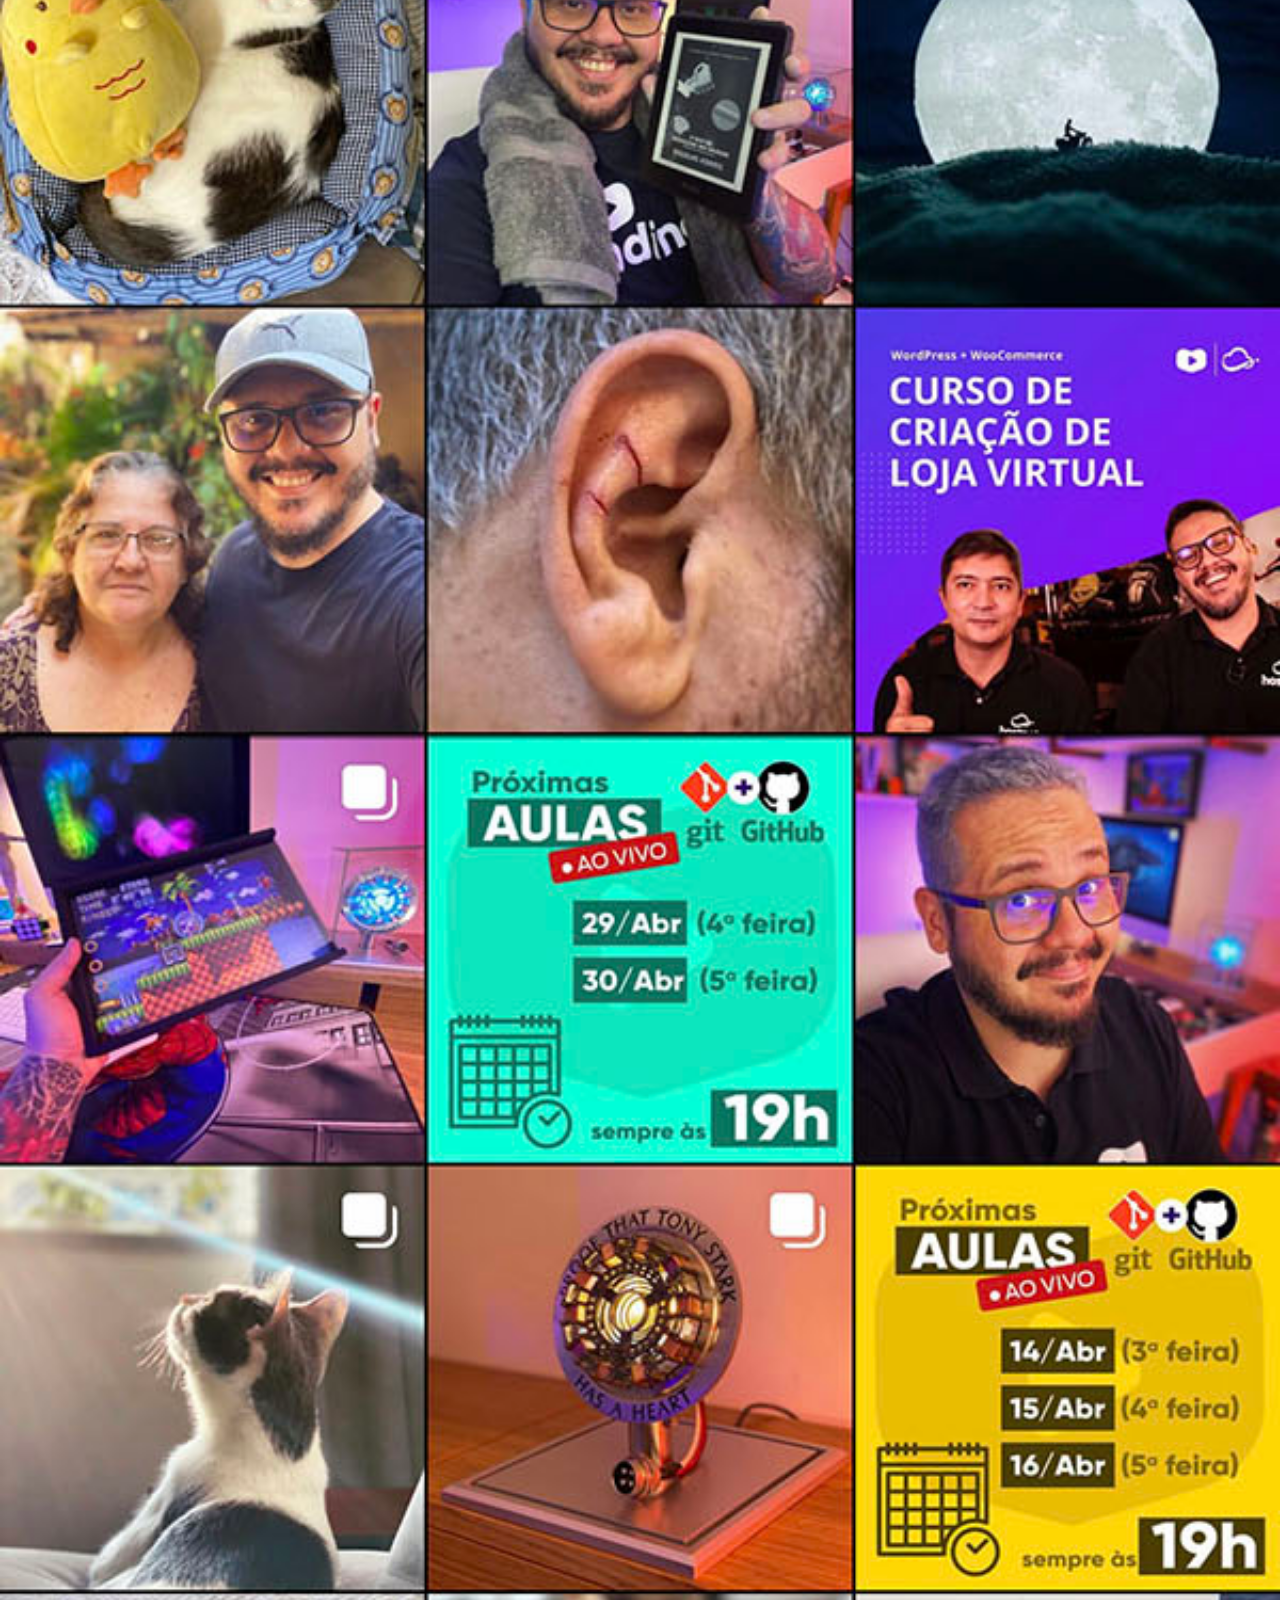
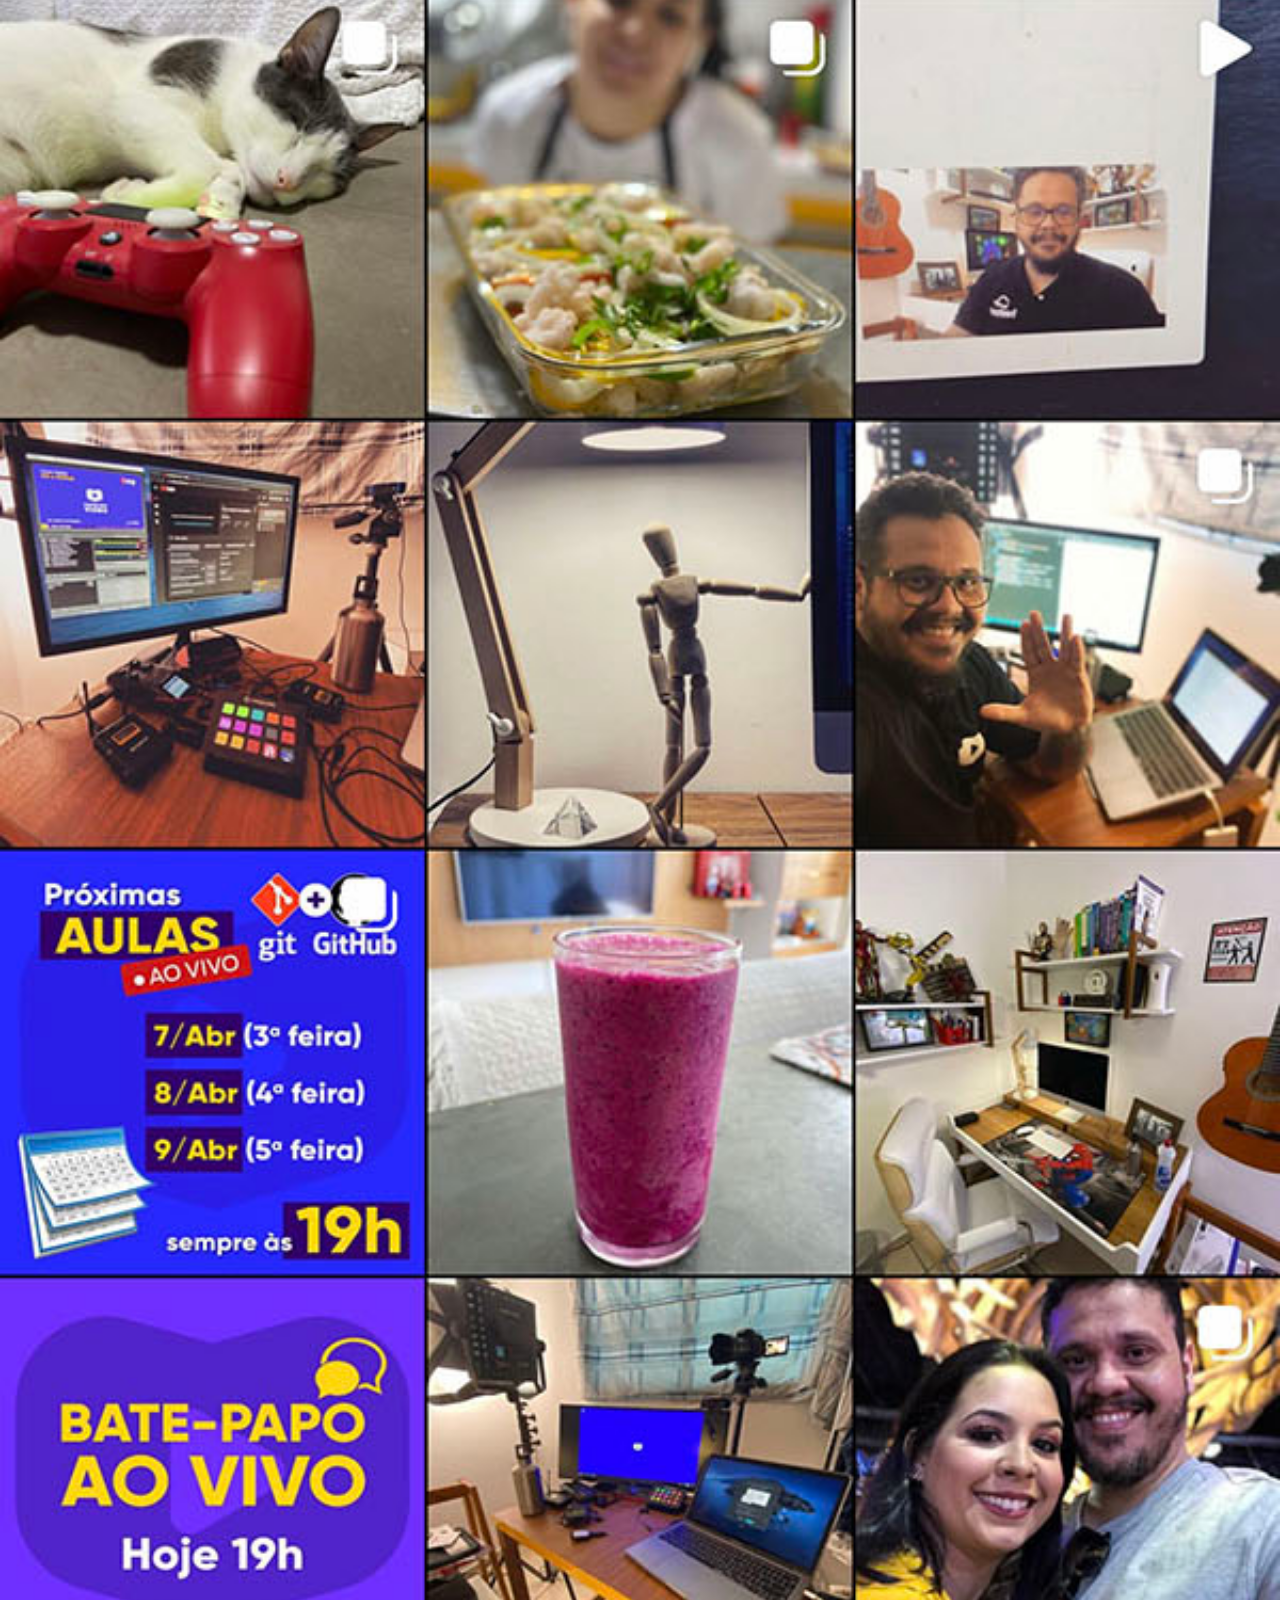
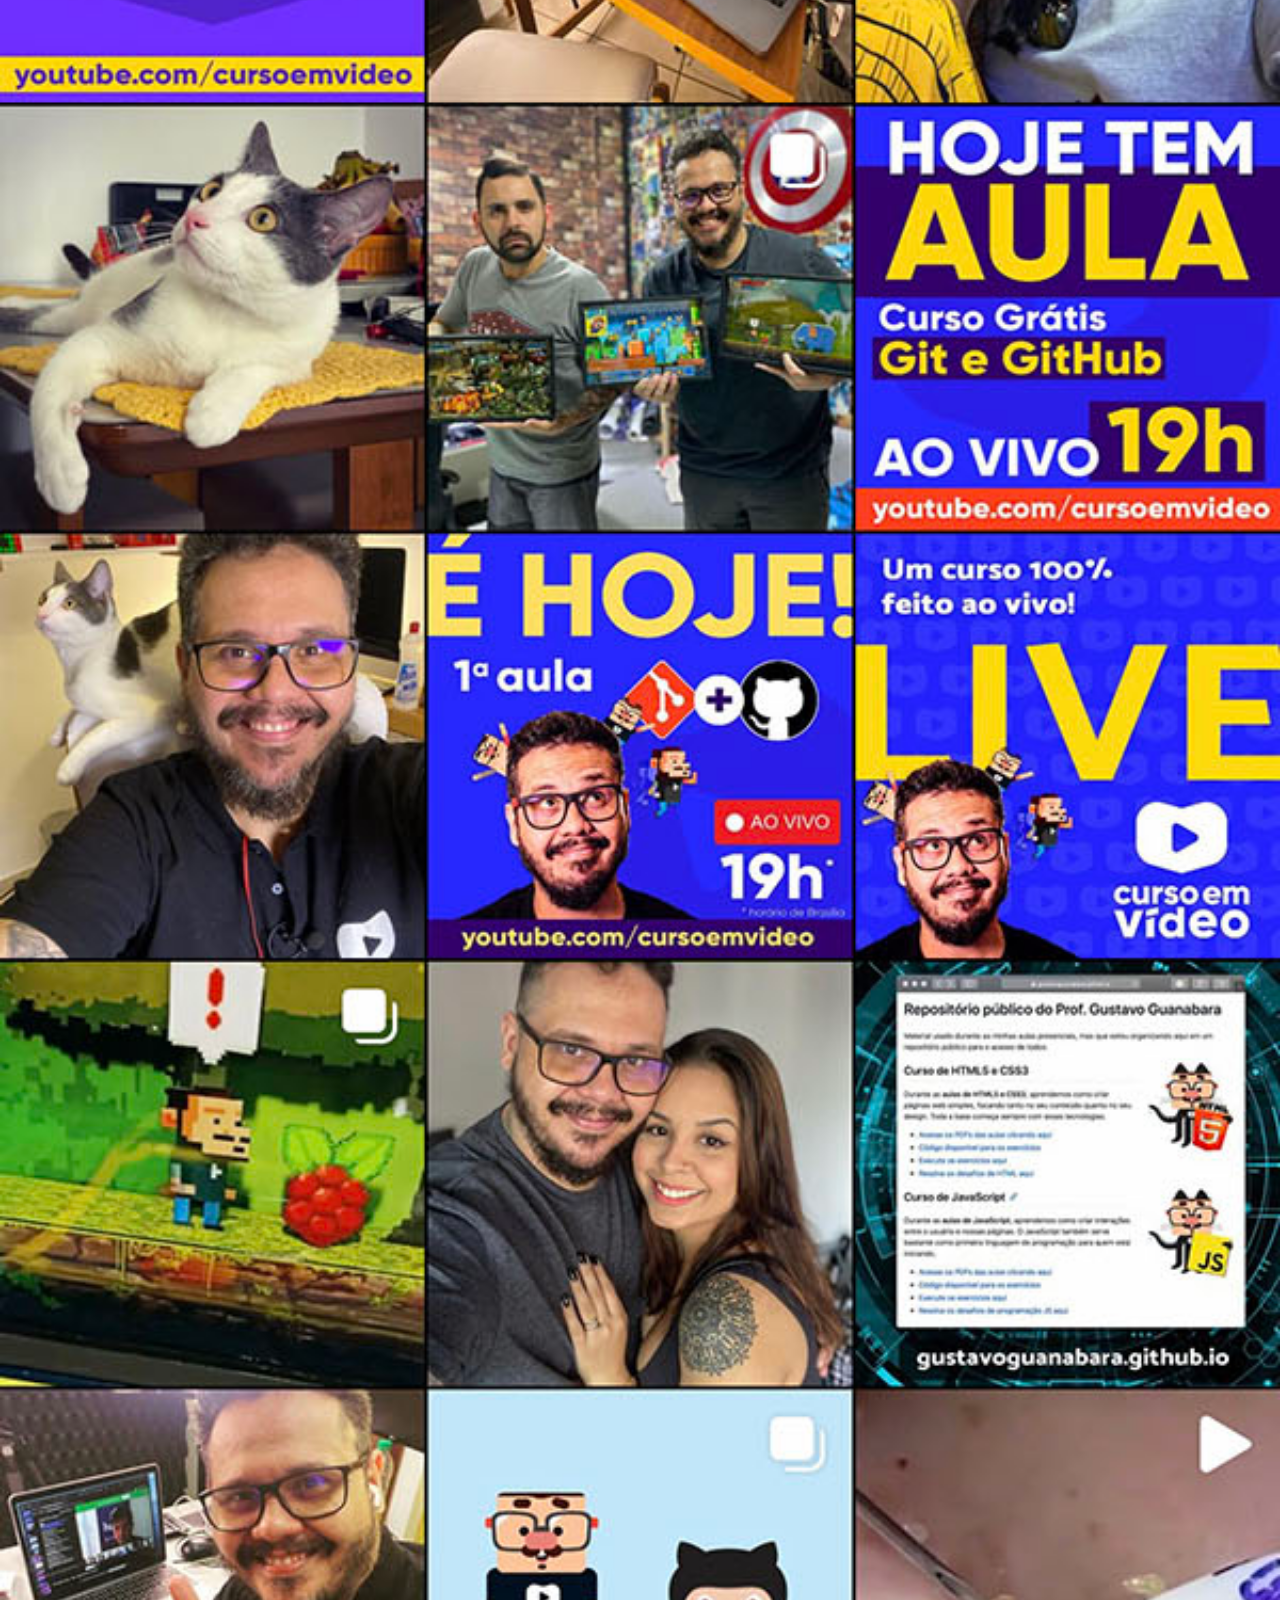
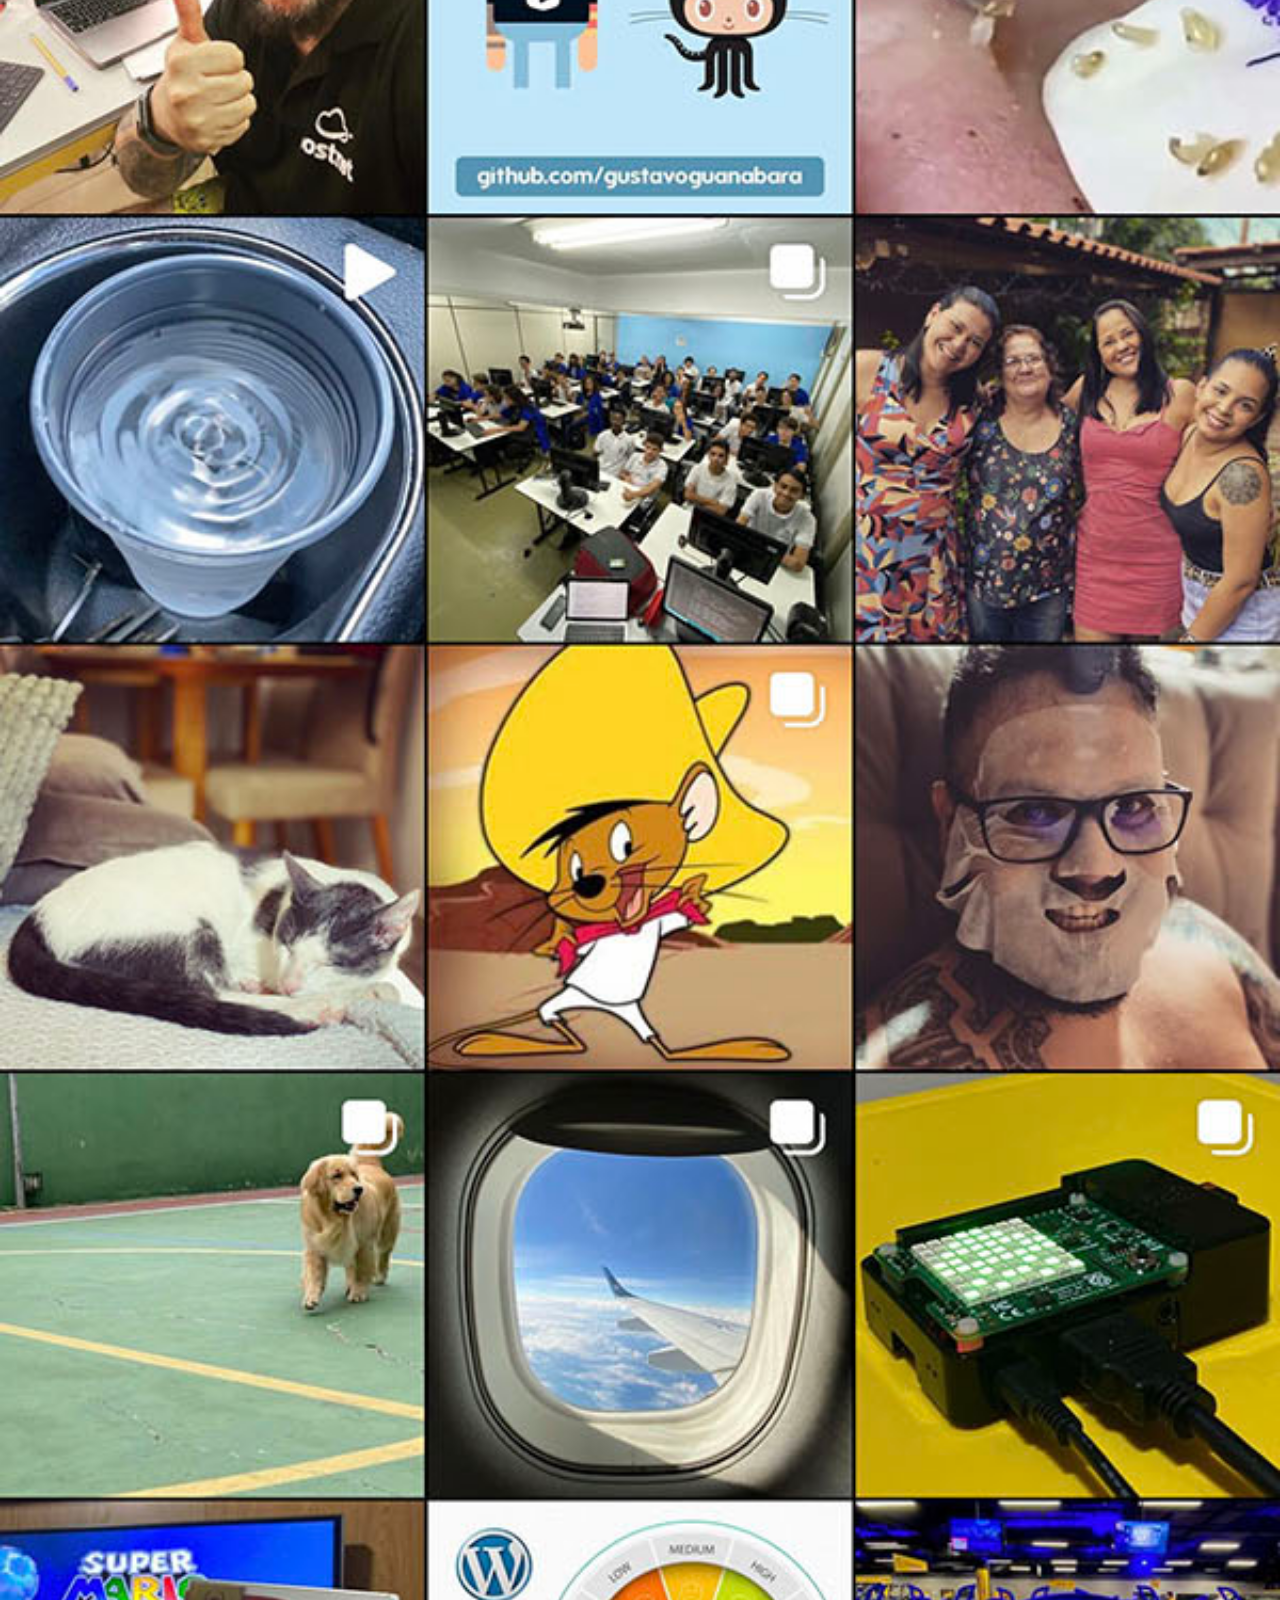
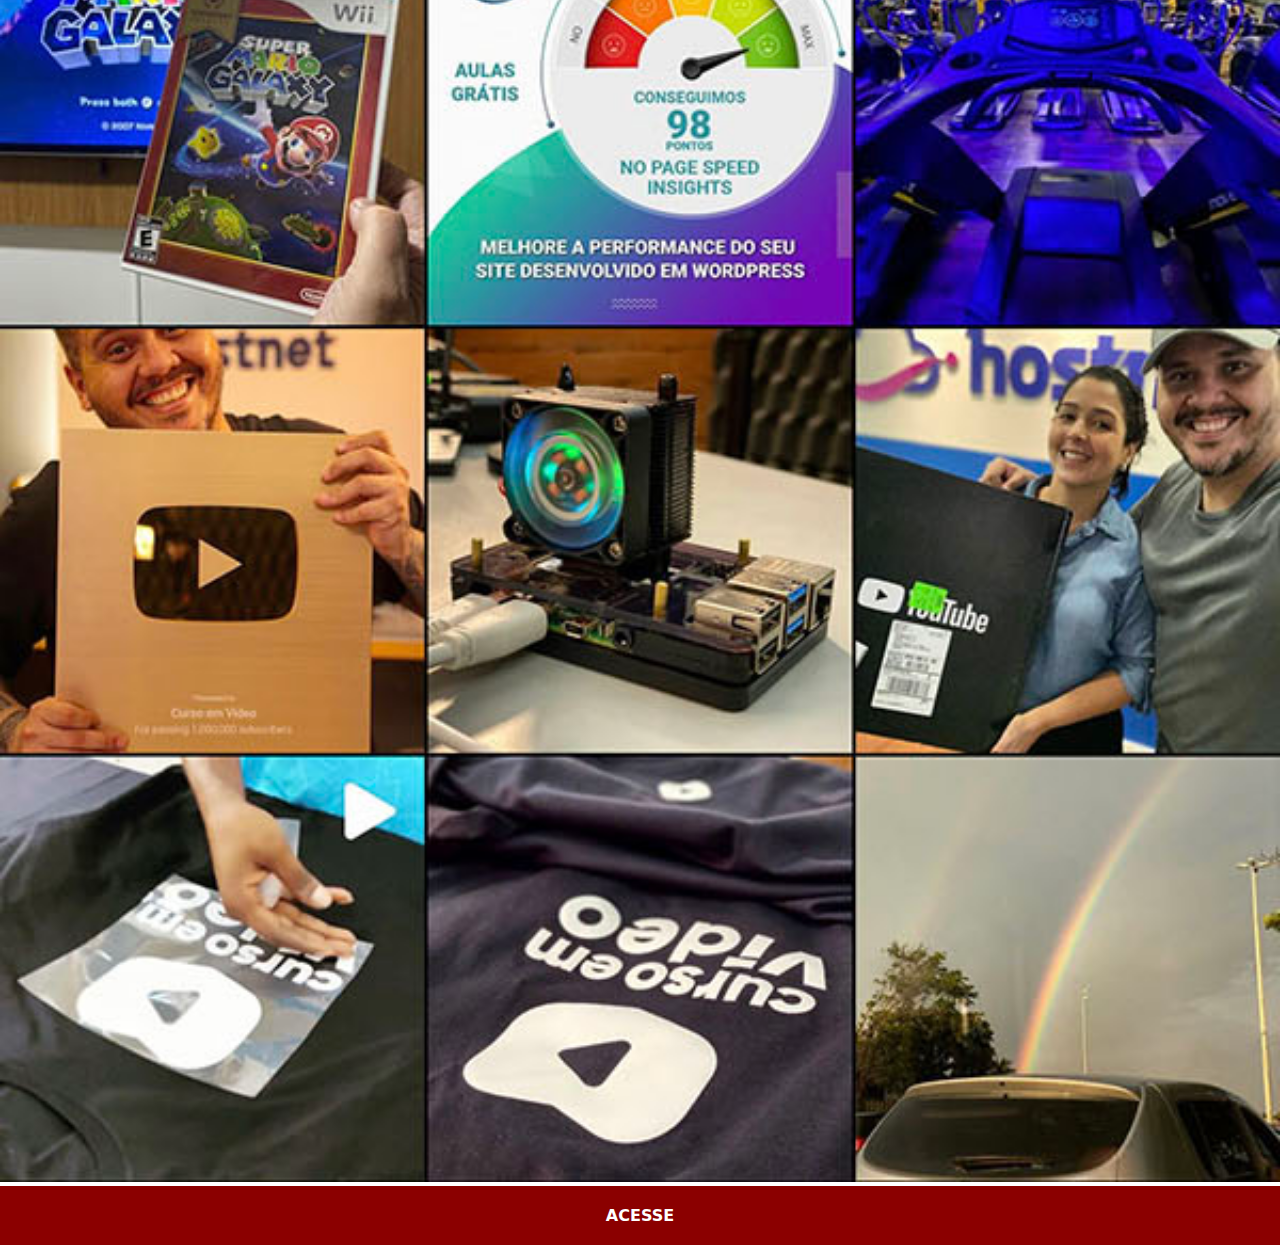
<file: instagram.html>
<!DOCTYPE html>
<html lang="pt-br">
<head>
    <meta charset="UTF-8">
    <meta name="viewport" content="width=device-width, initial-scale=1.0">
    <link rel="stylesheet" href="estilos/social.css">
    <title>Instagram</title>
</head>
<body>
    <img src="imagens/tela-instagram.jpg" alt="">
    <a href="https://www.instagram.com/gustavoguanabara/" target="_blank">ACESSE</a>
</body>
</html>
</file>
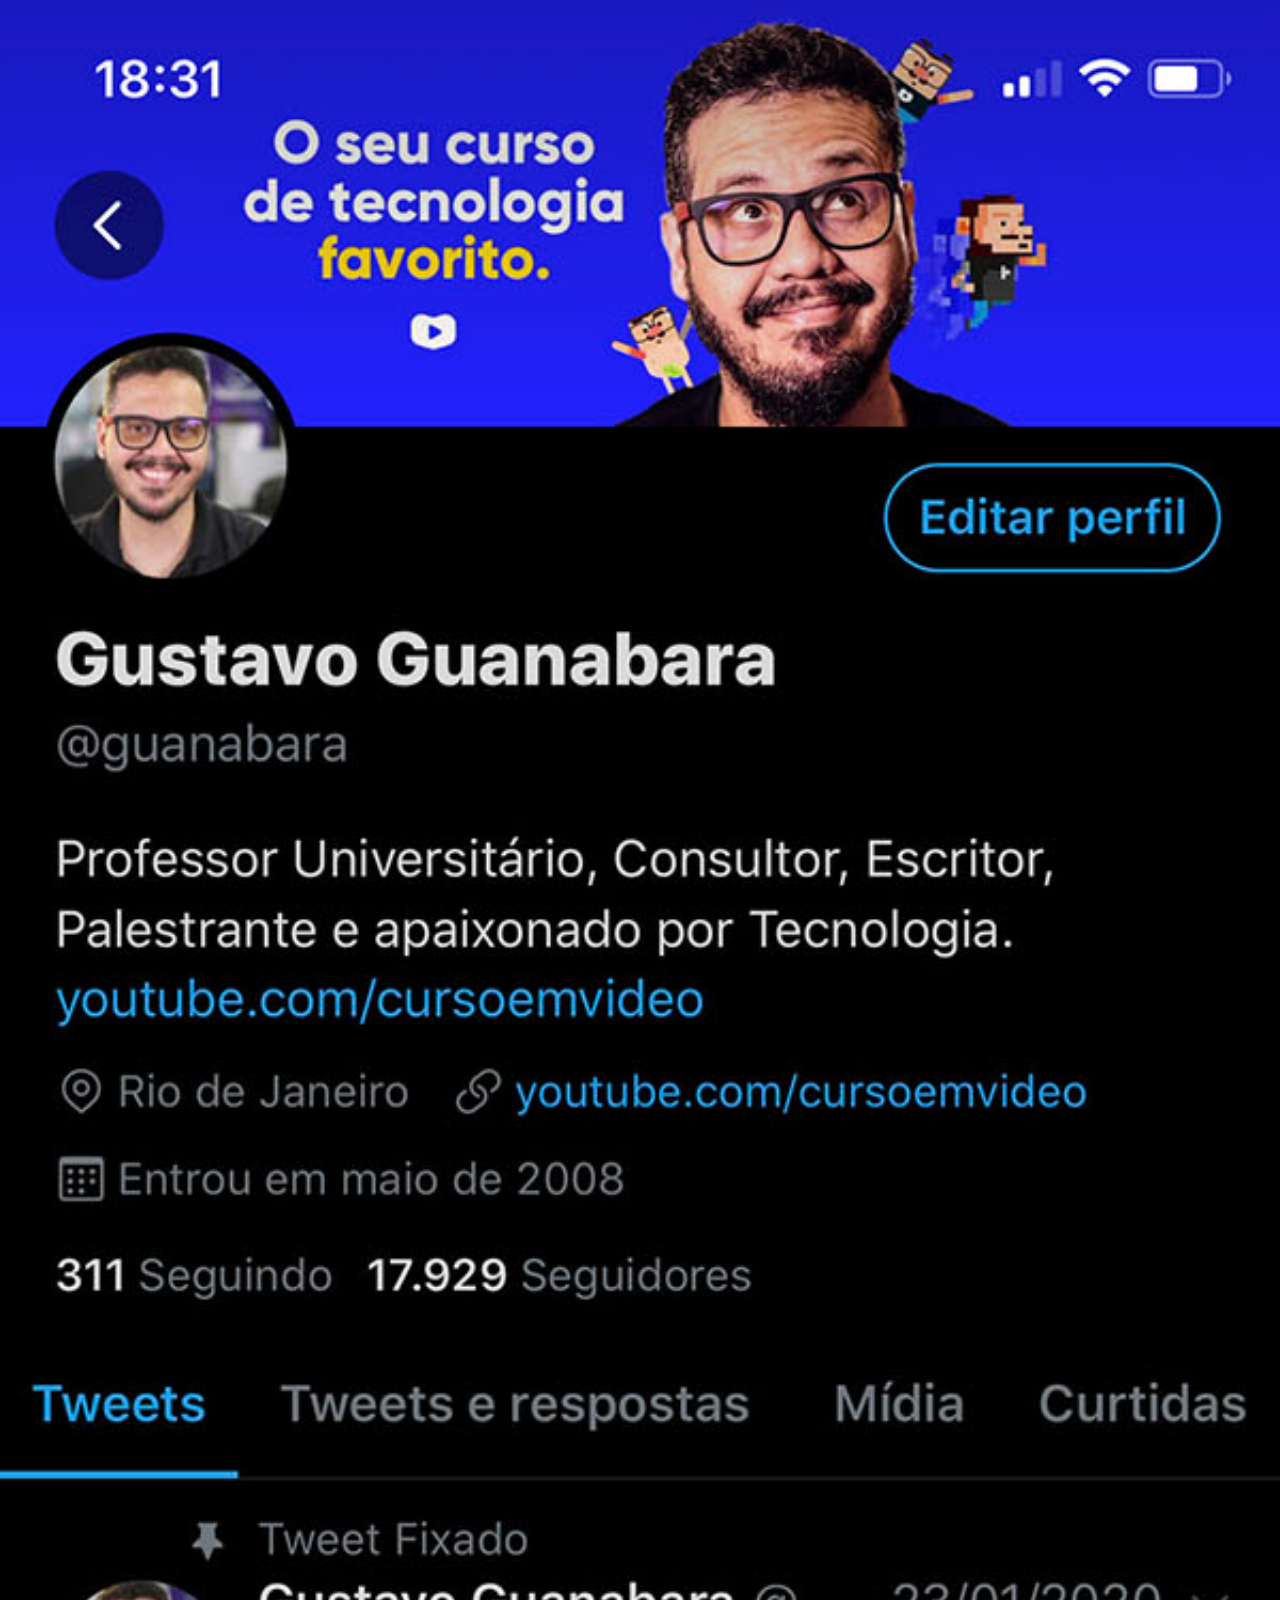
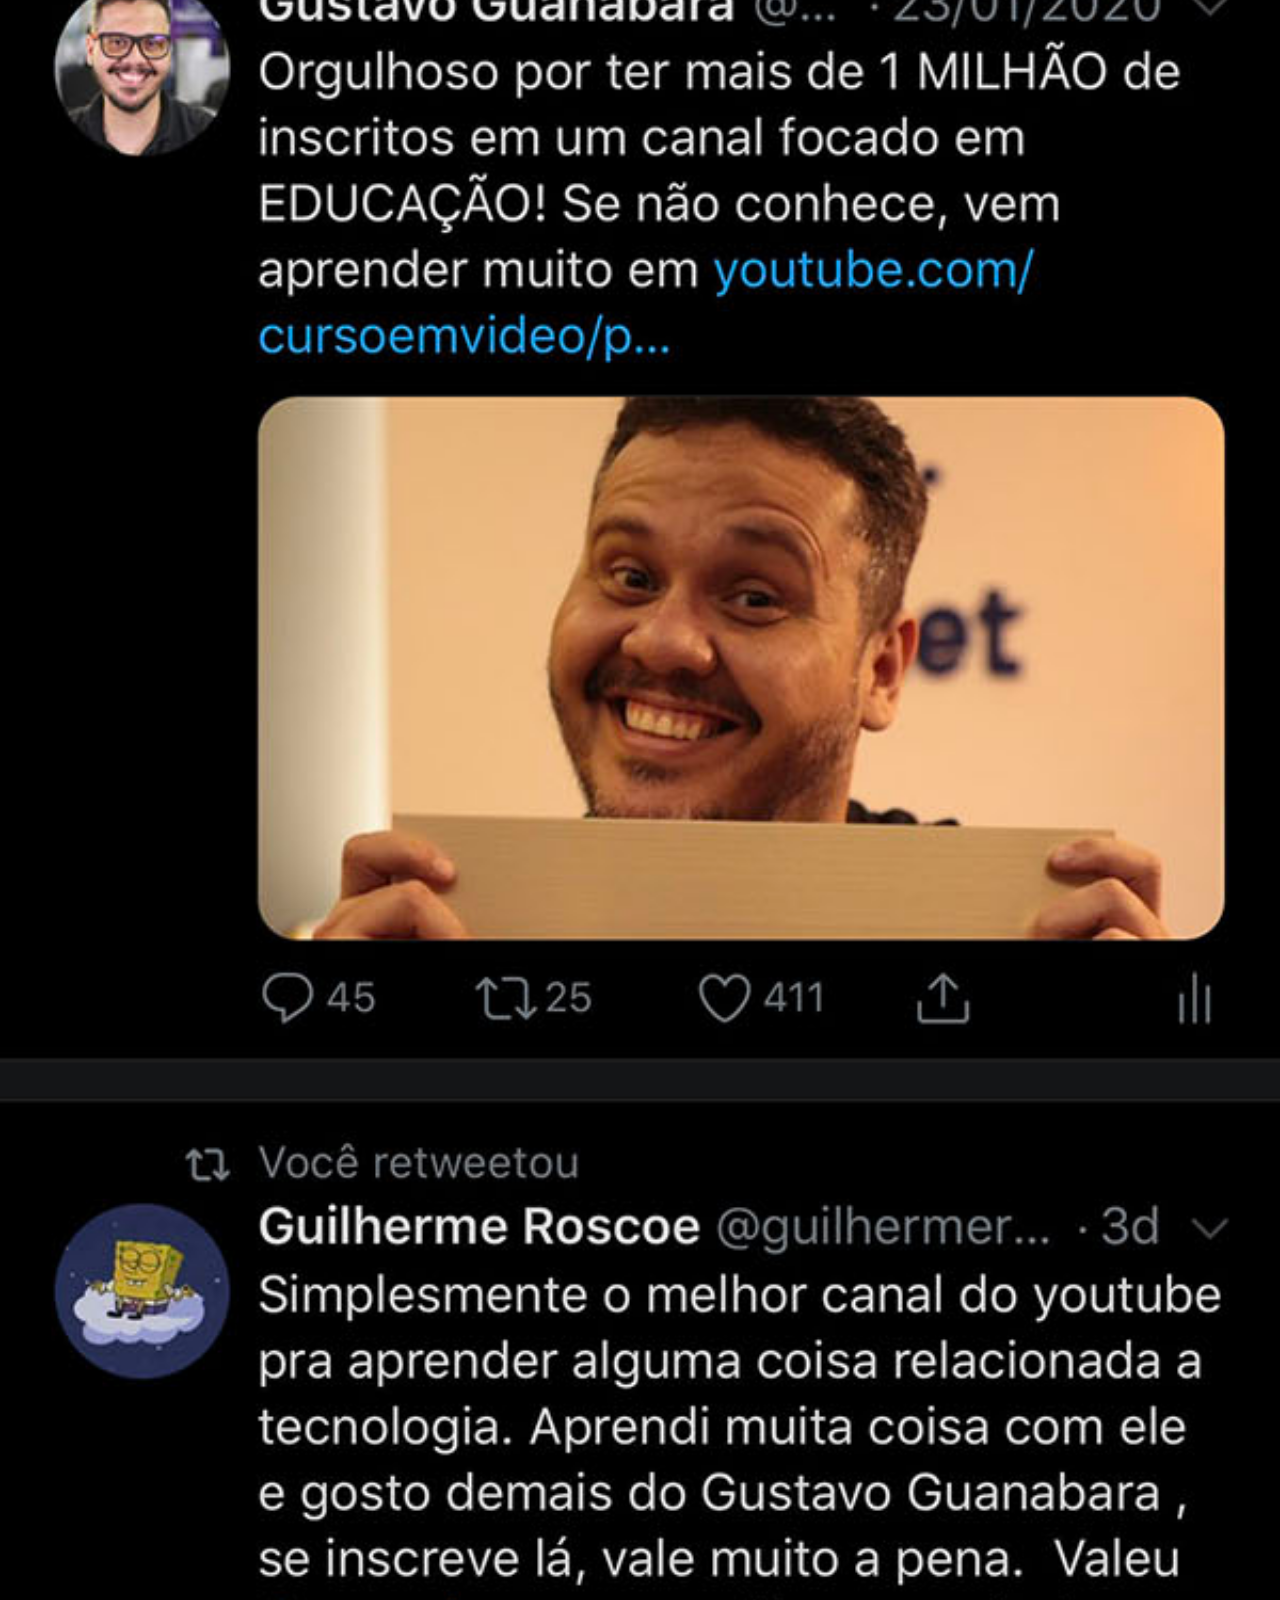
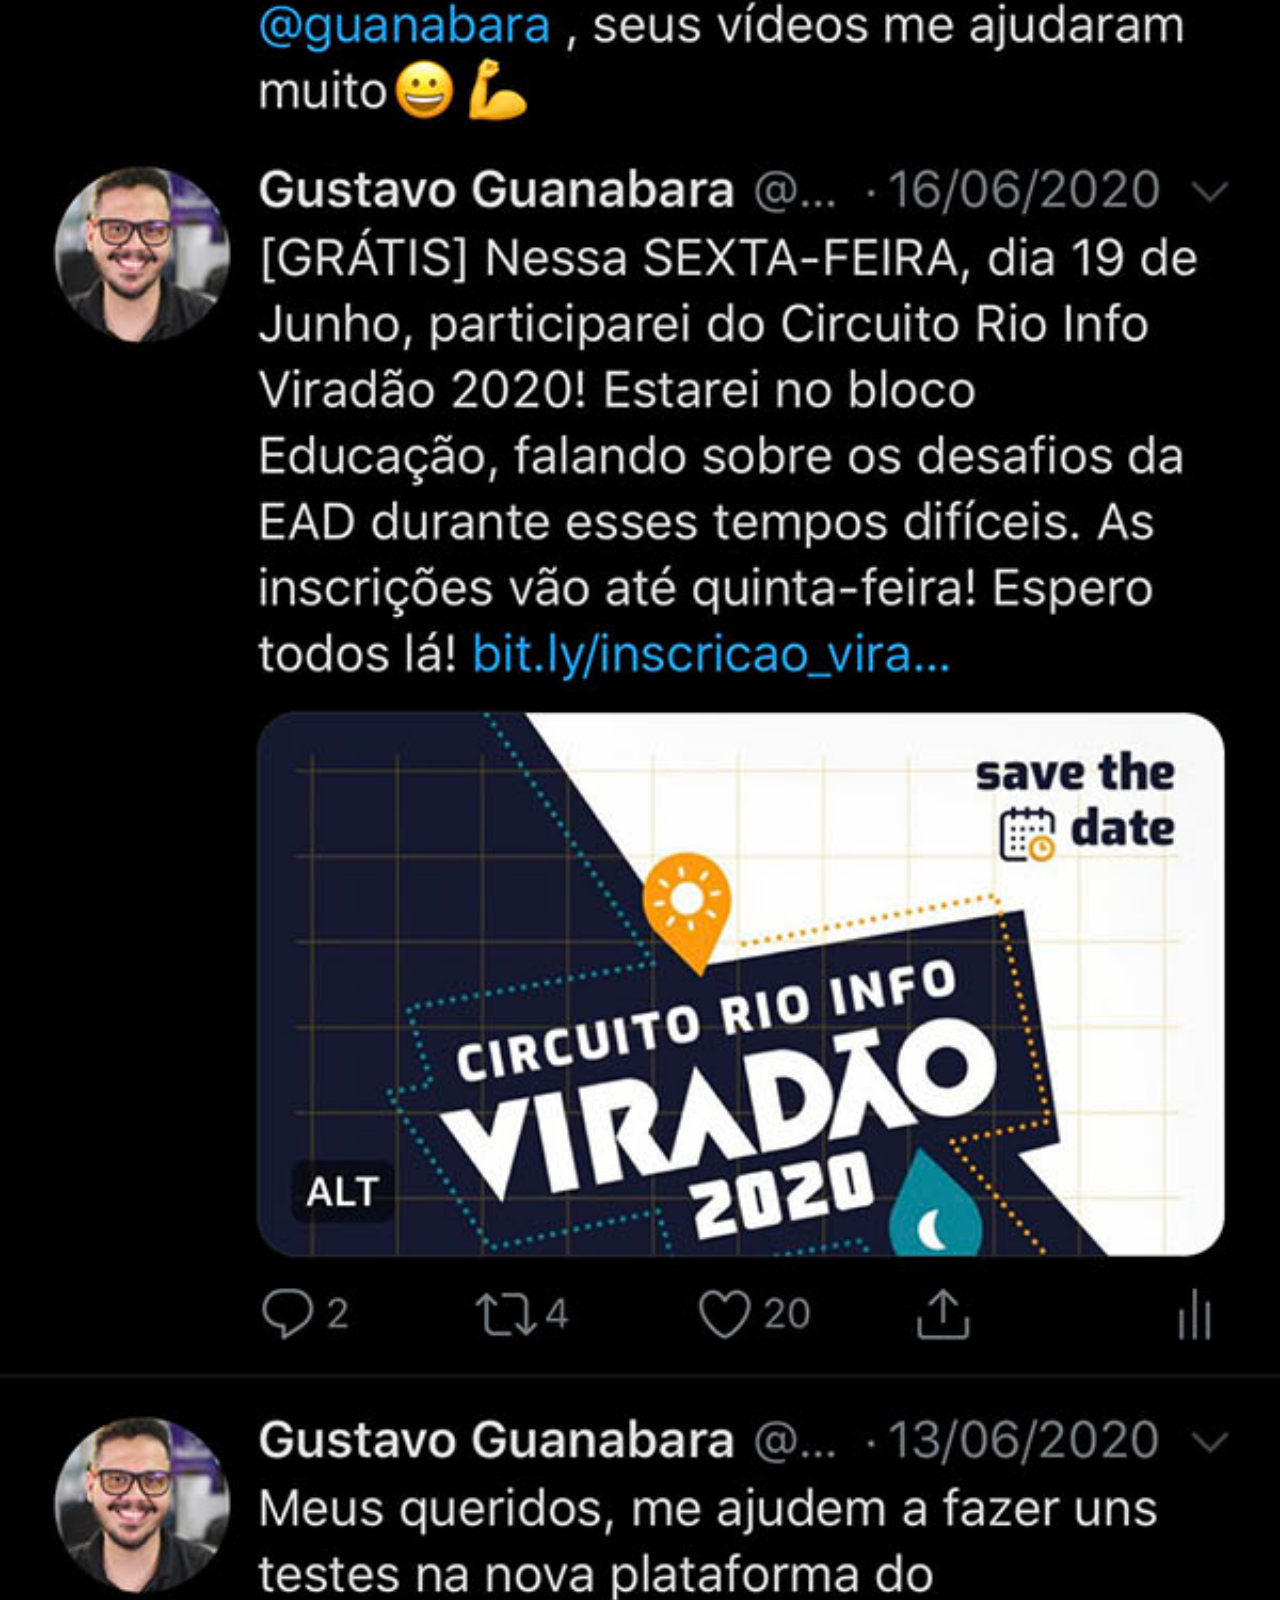
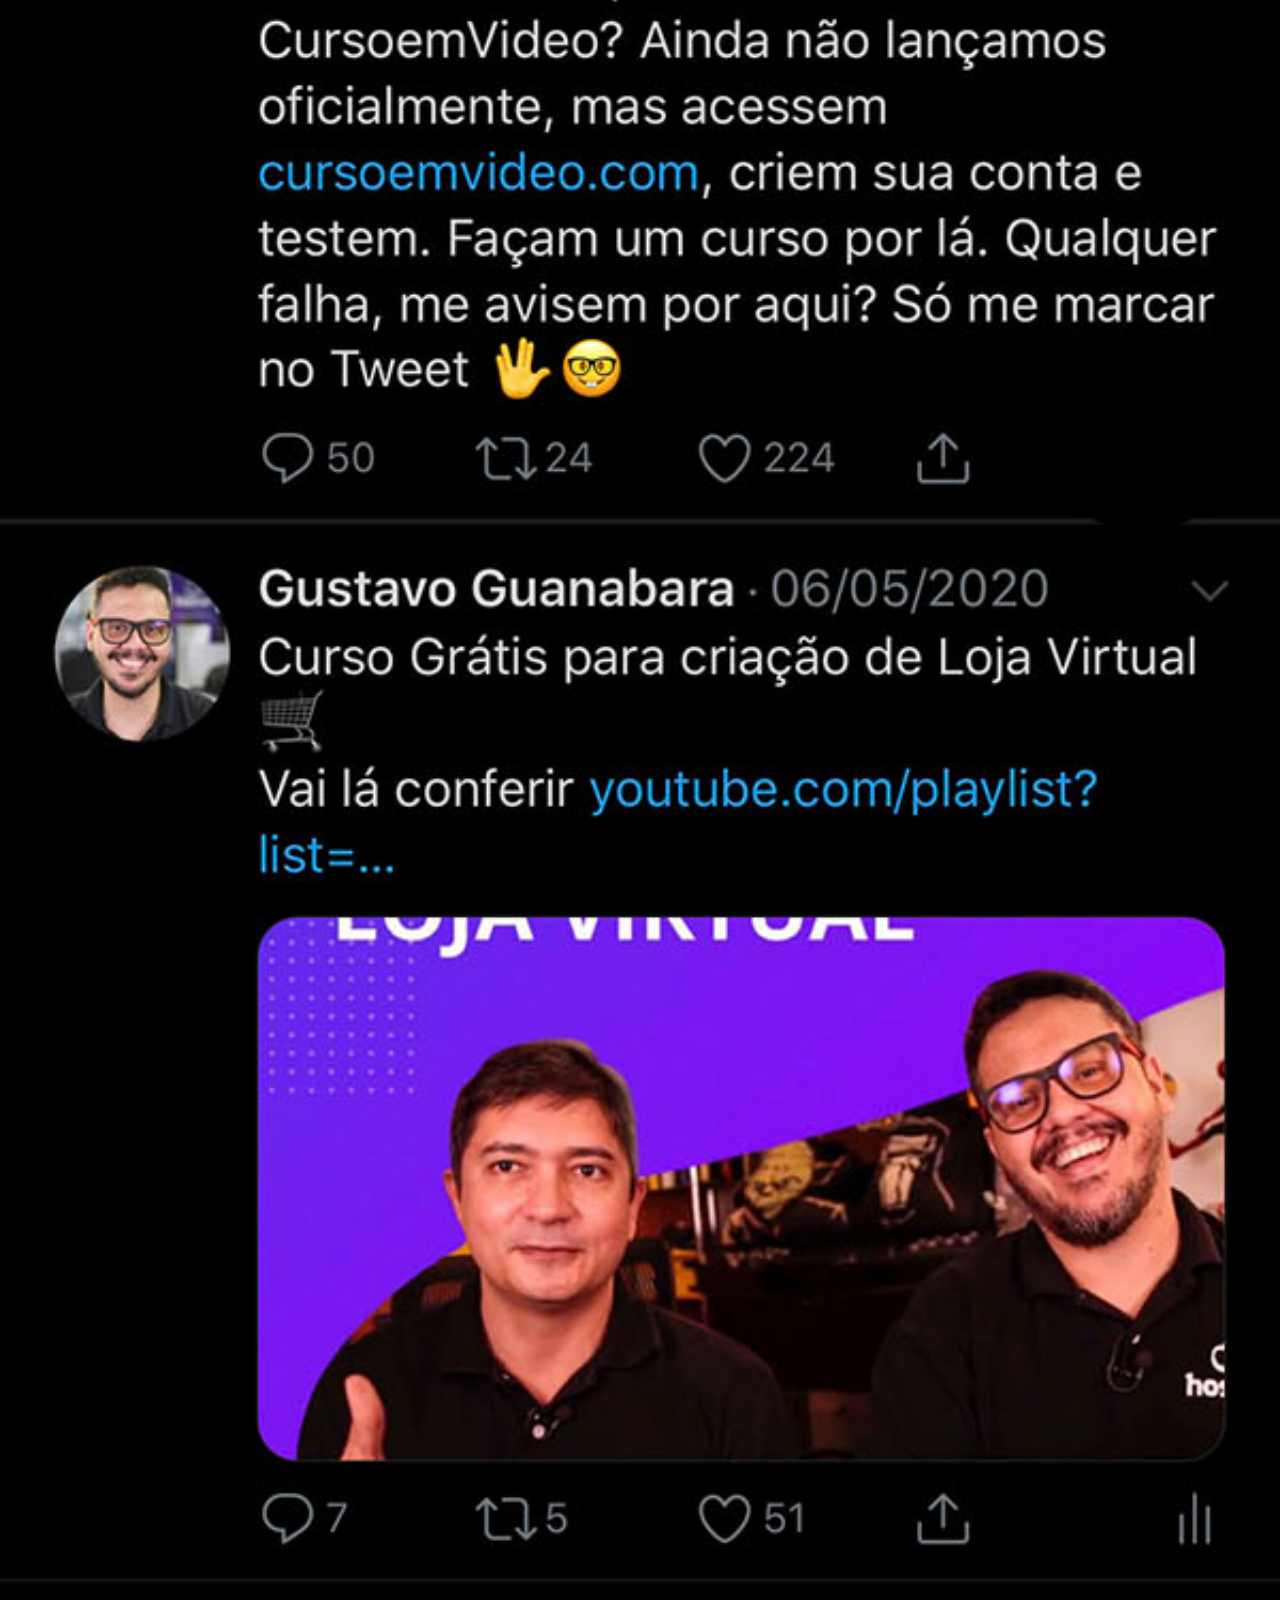
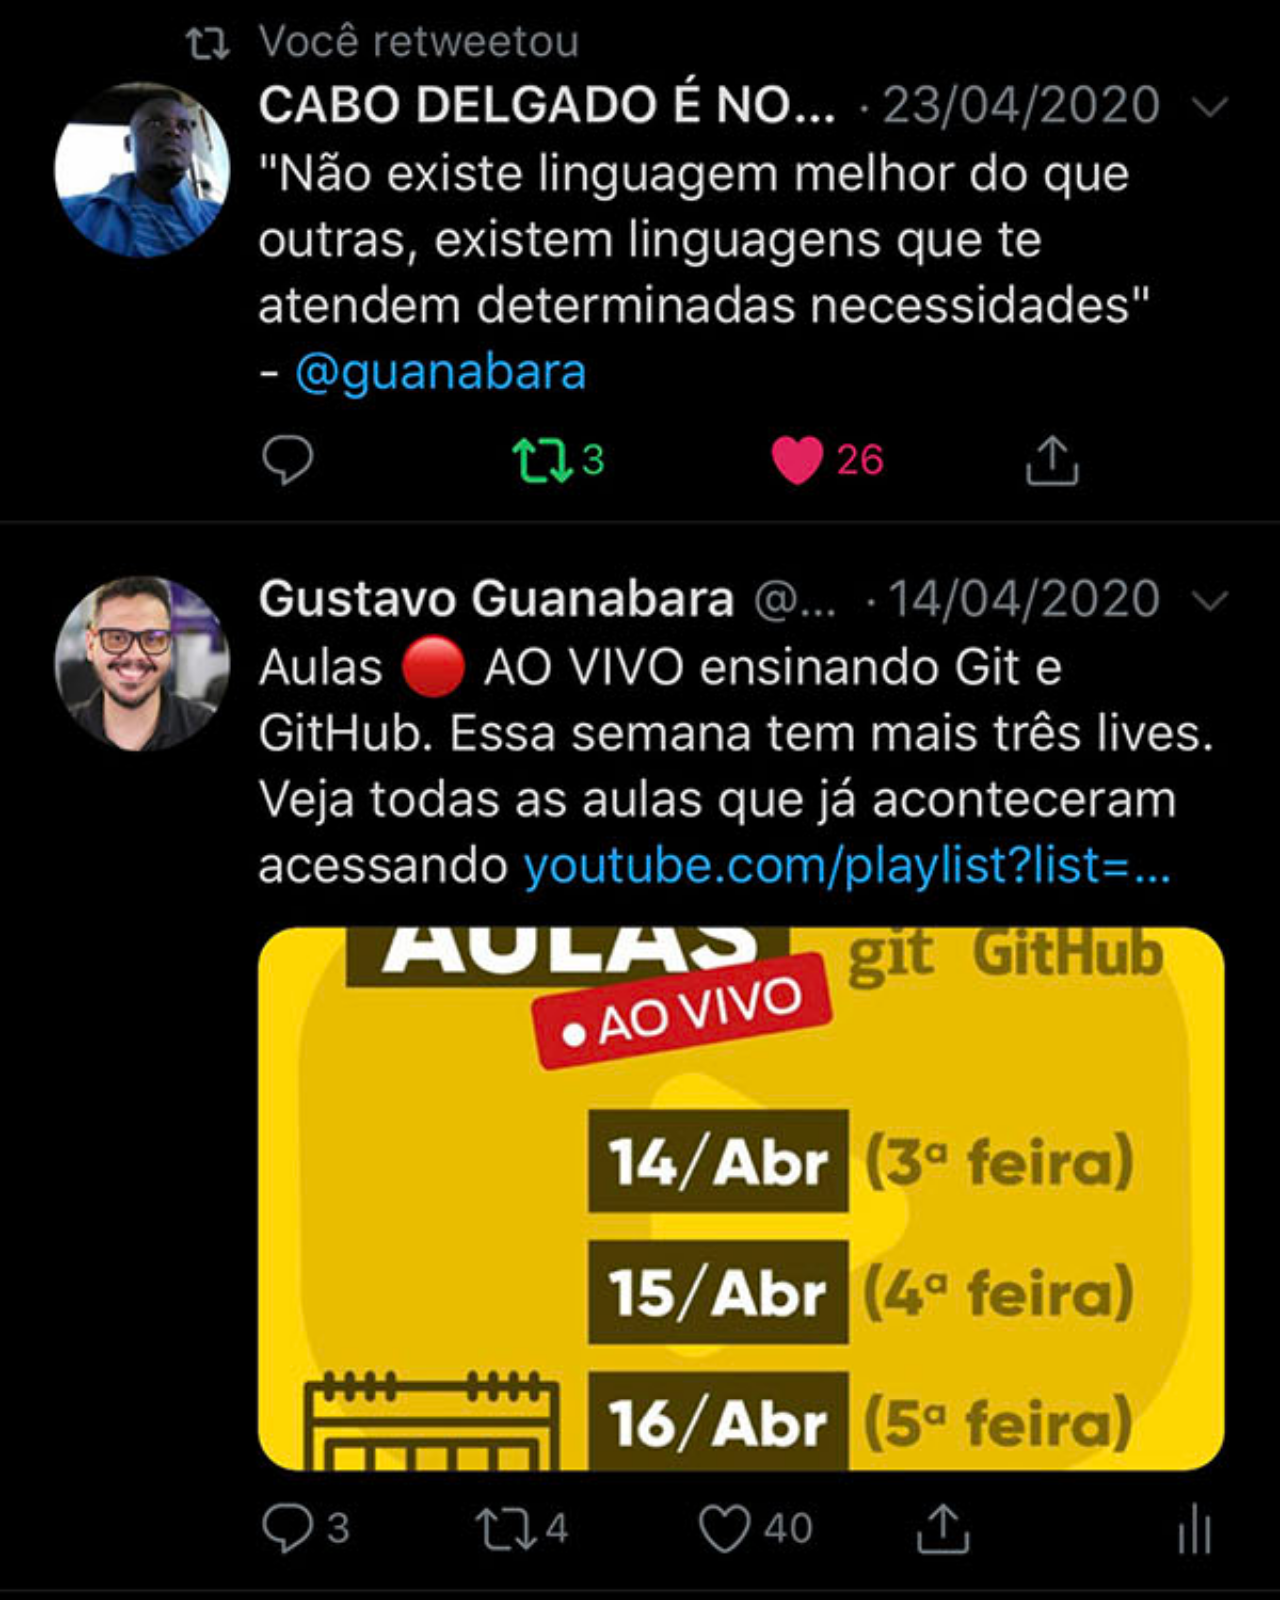
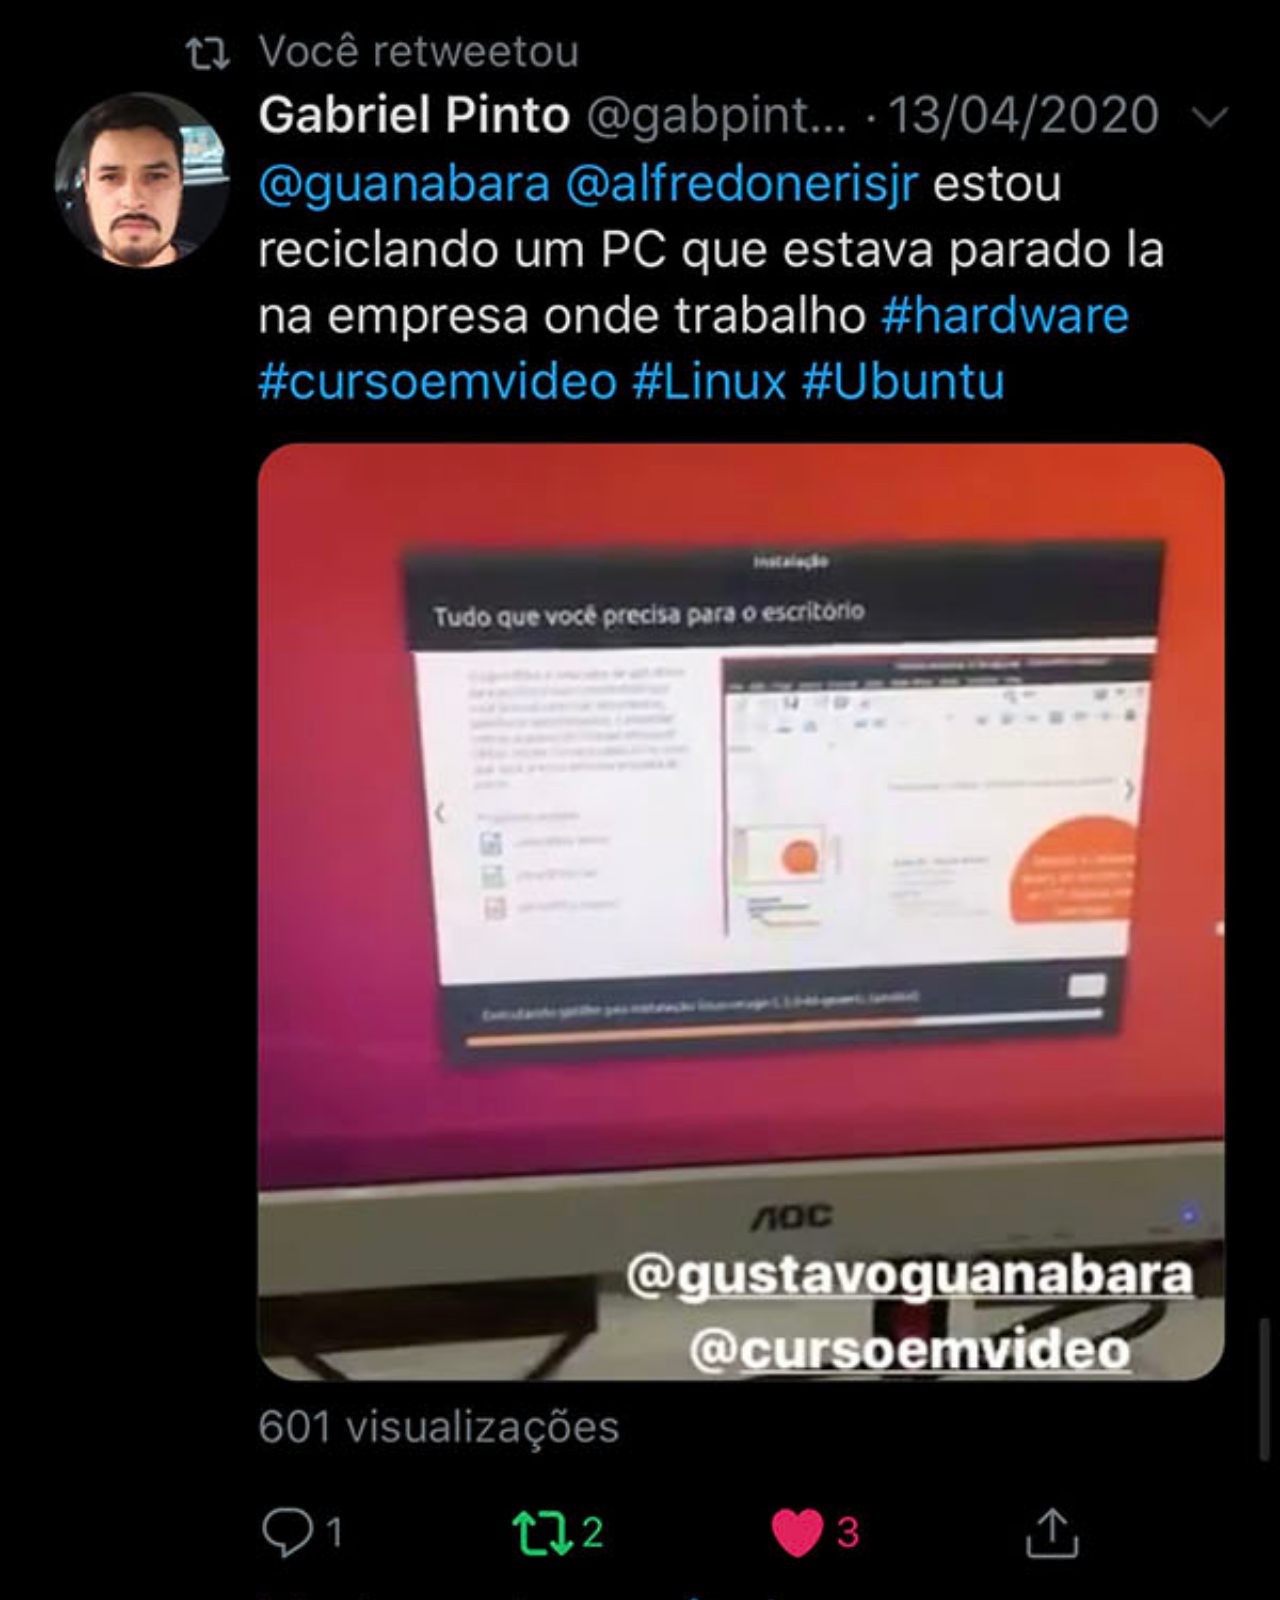
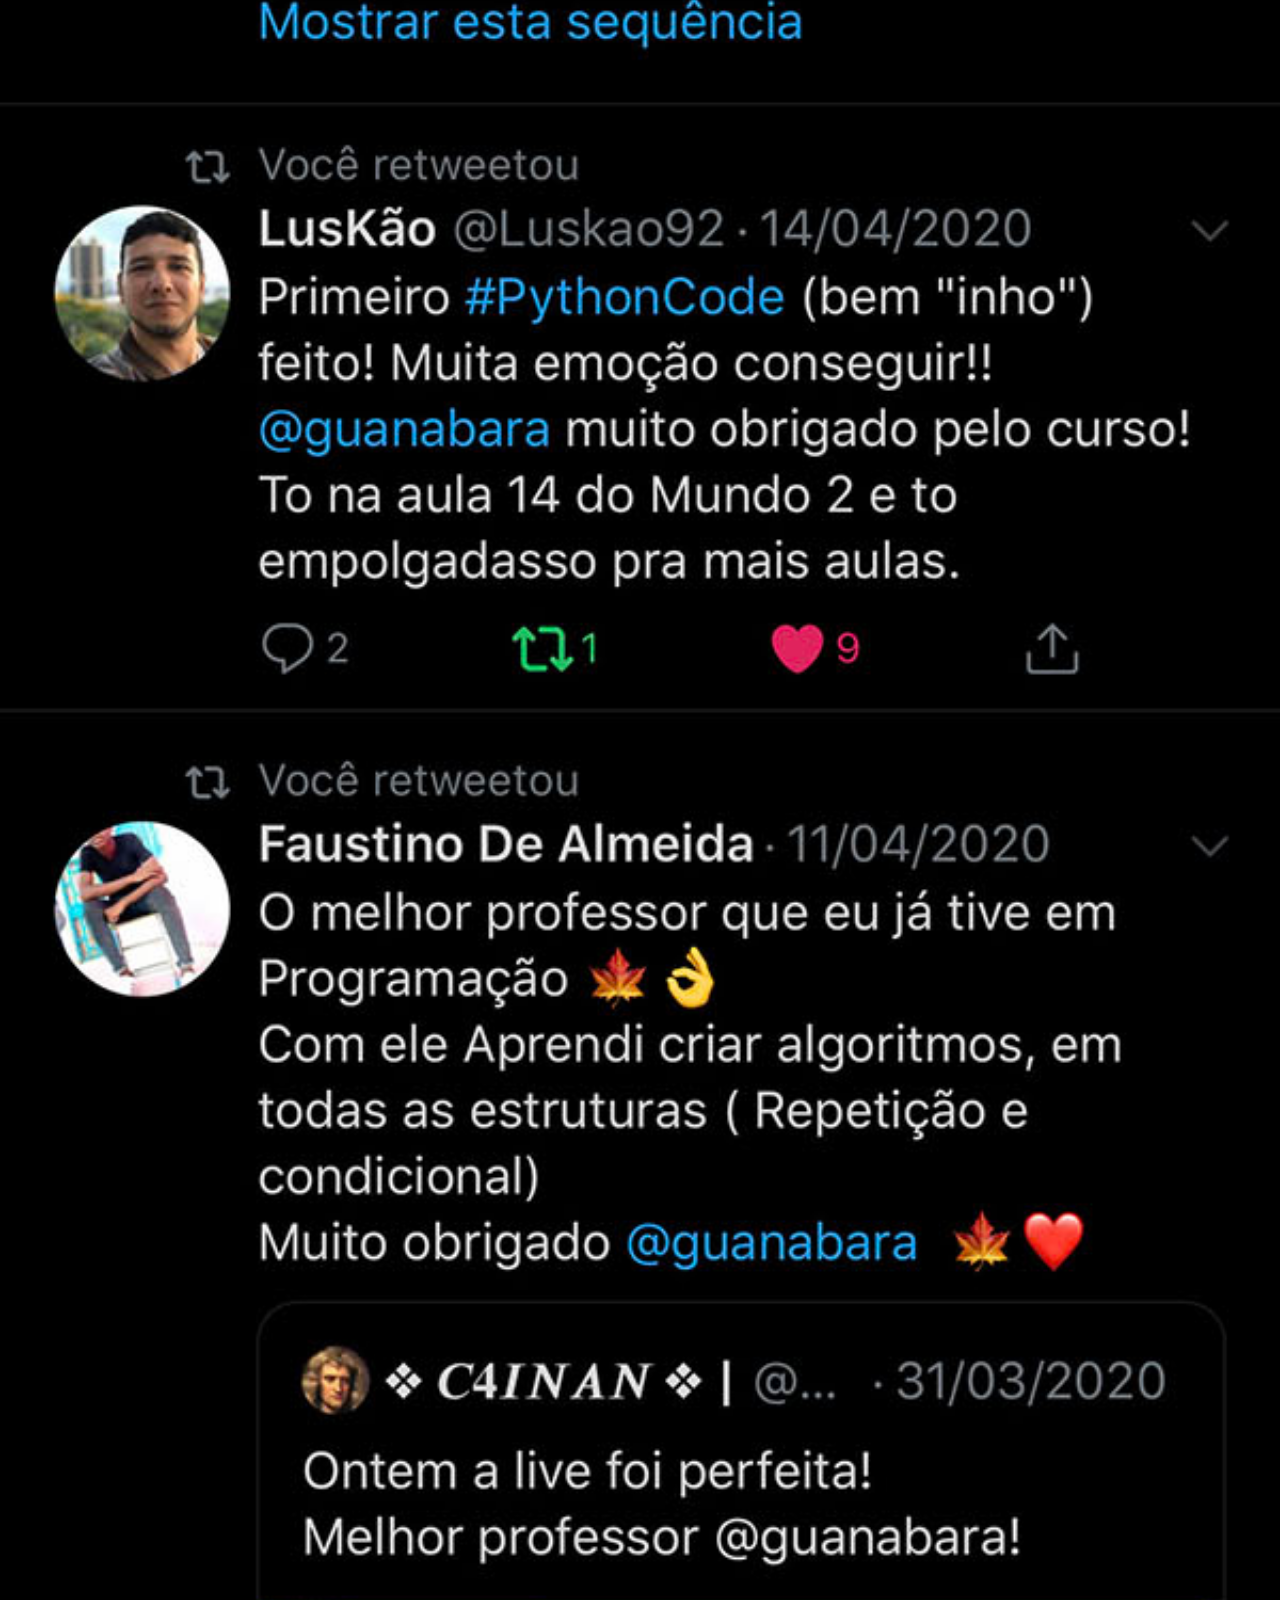
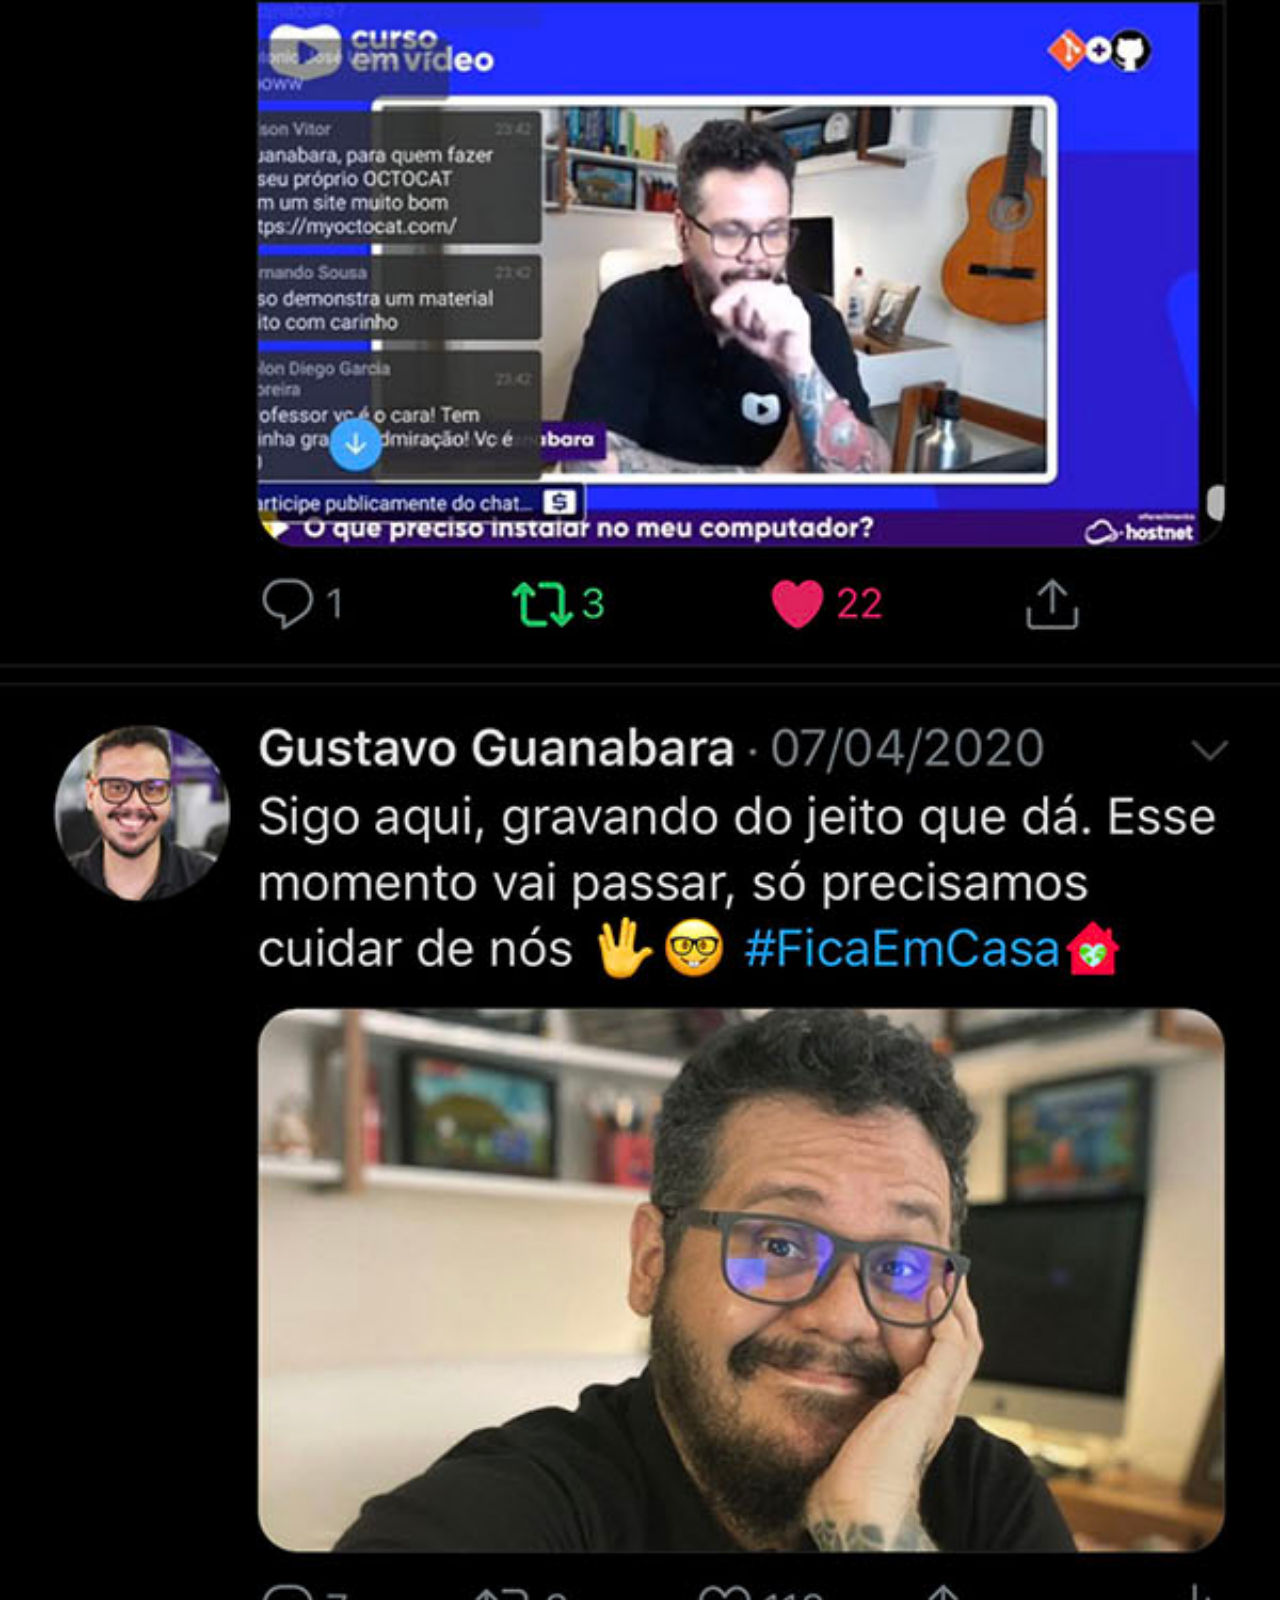
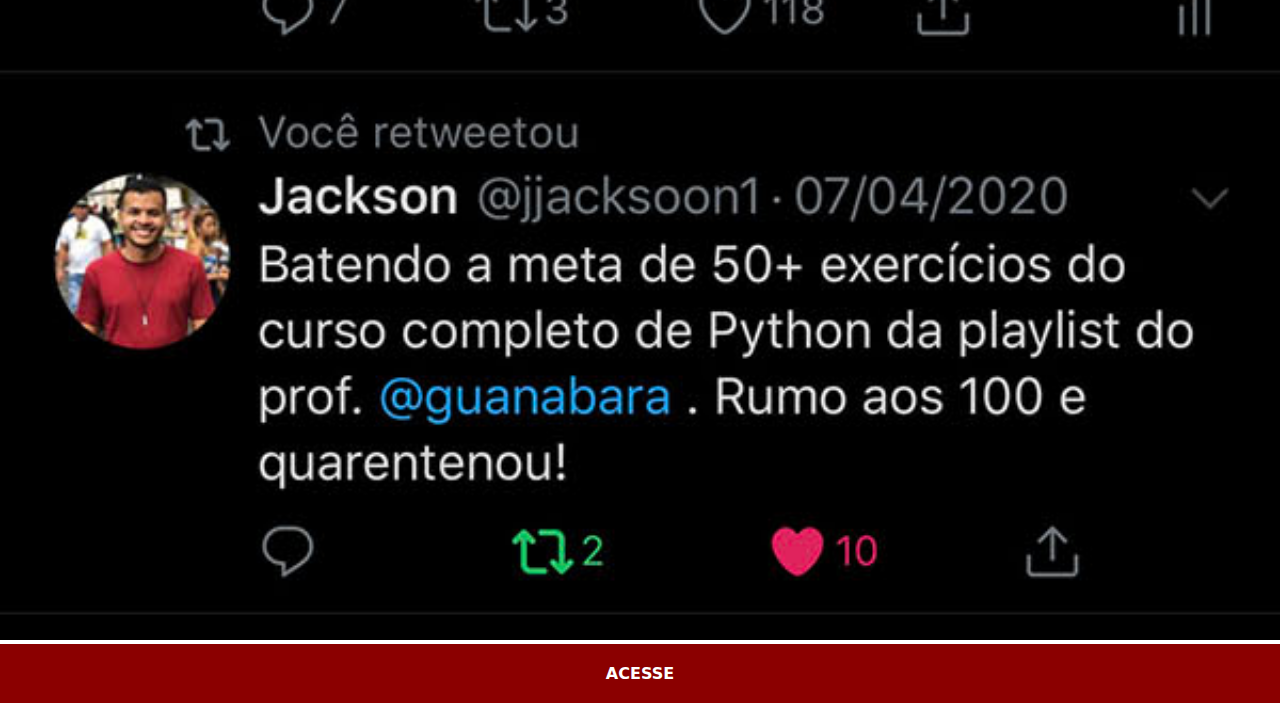
<file: twitter.html>
<!DOCTYPE html>
<html lang="pt-br">
<head>
    <meta charset="UTF-8">
    <meta name="viewport" content="width=device-width, initial-scale=1.0">
    <link rel="stylesheet" href="estilos/social.css">
    <title>Twitter</title>
</head>
<body>
    <img src="imagens/tela-twitter.jpg" alt="">
    <a href="https://twitter.com/guanabara" target="_blank">ACESSE</a>
</body>
</html>
</file>
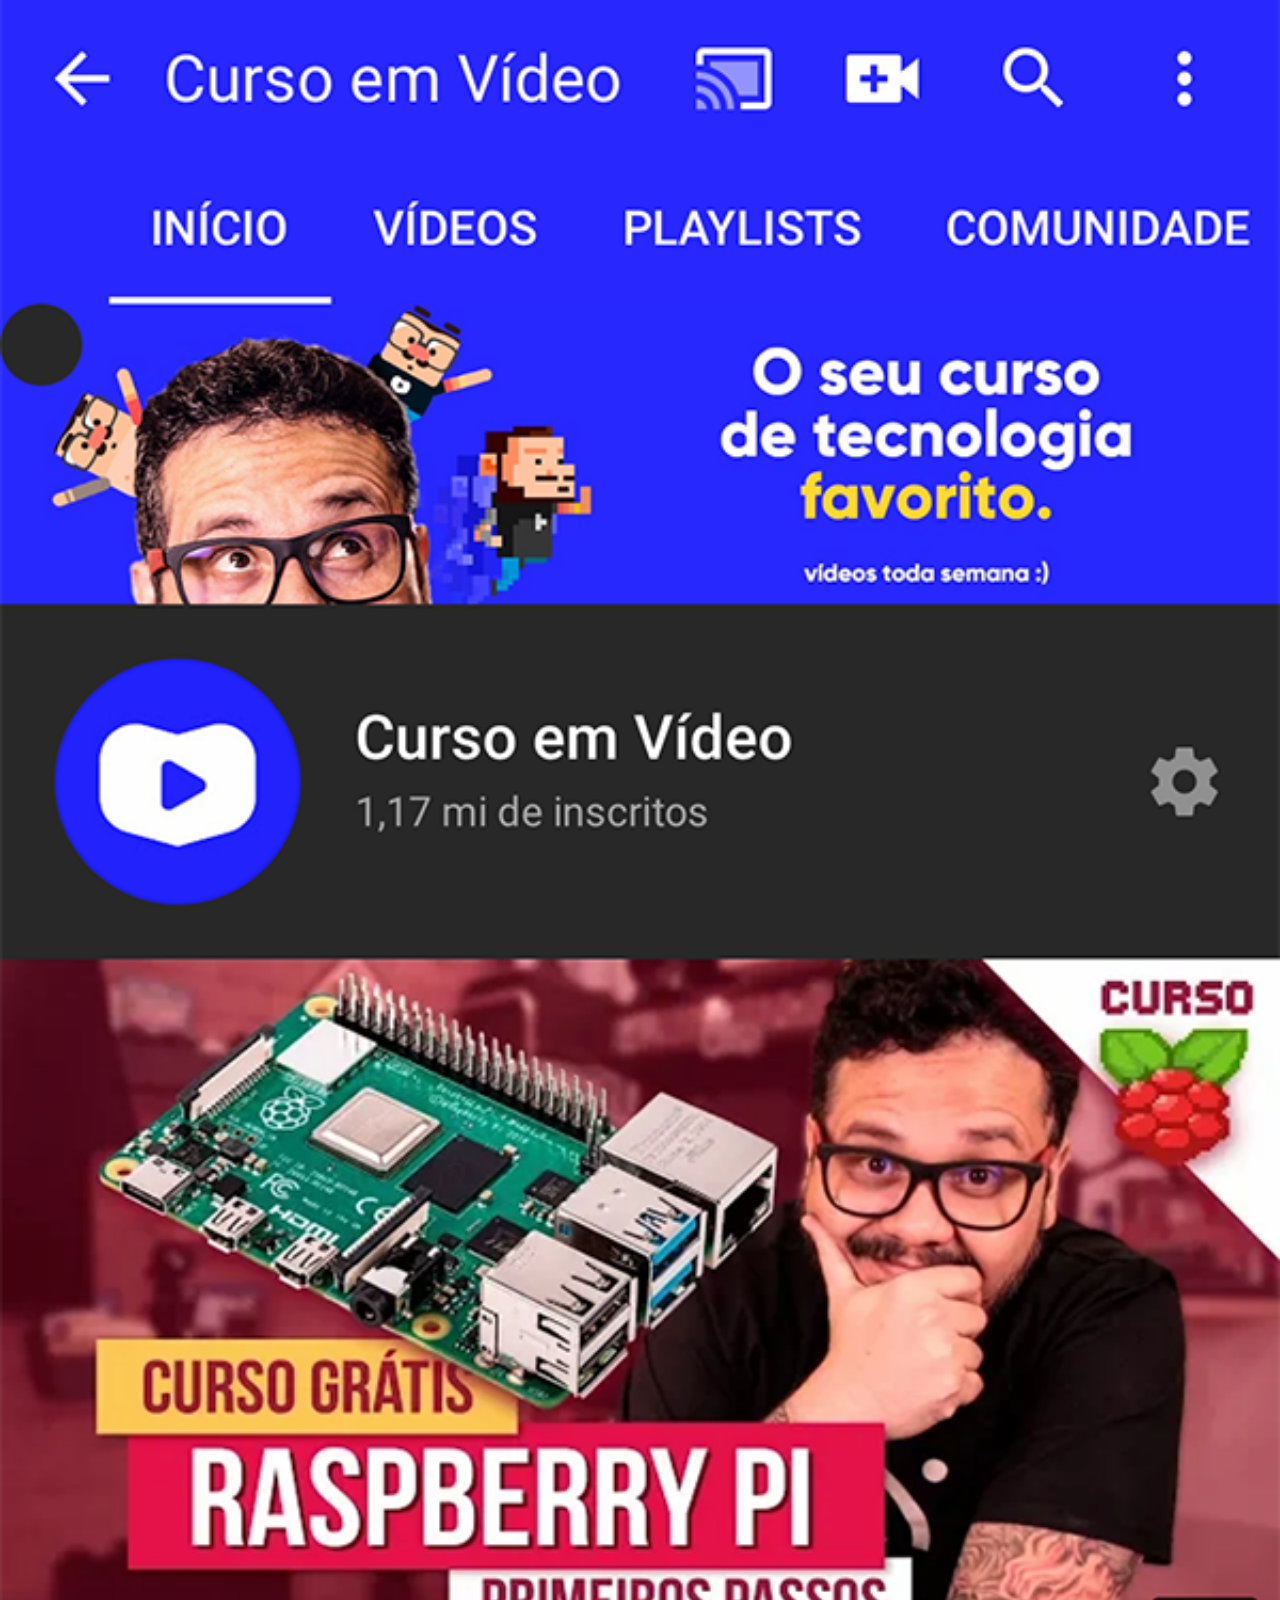
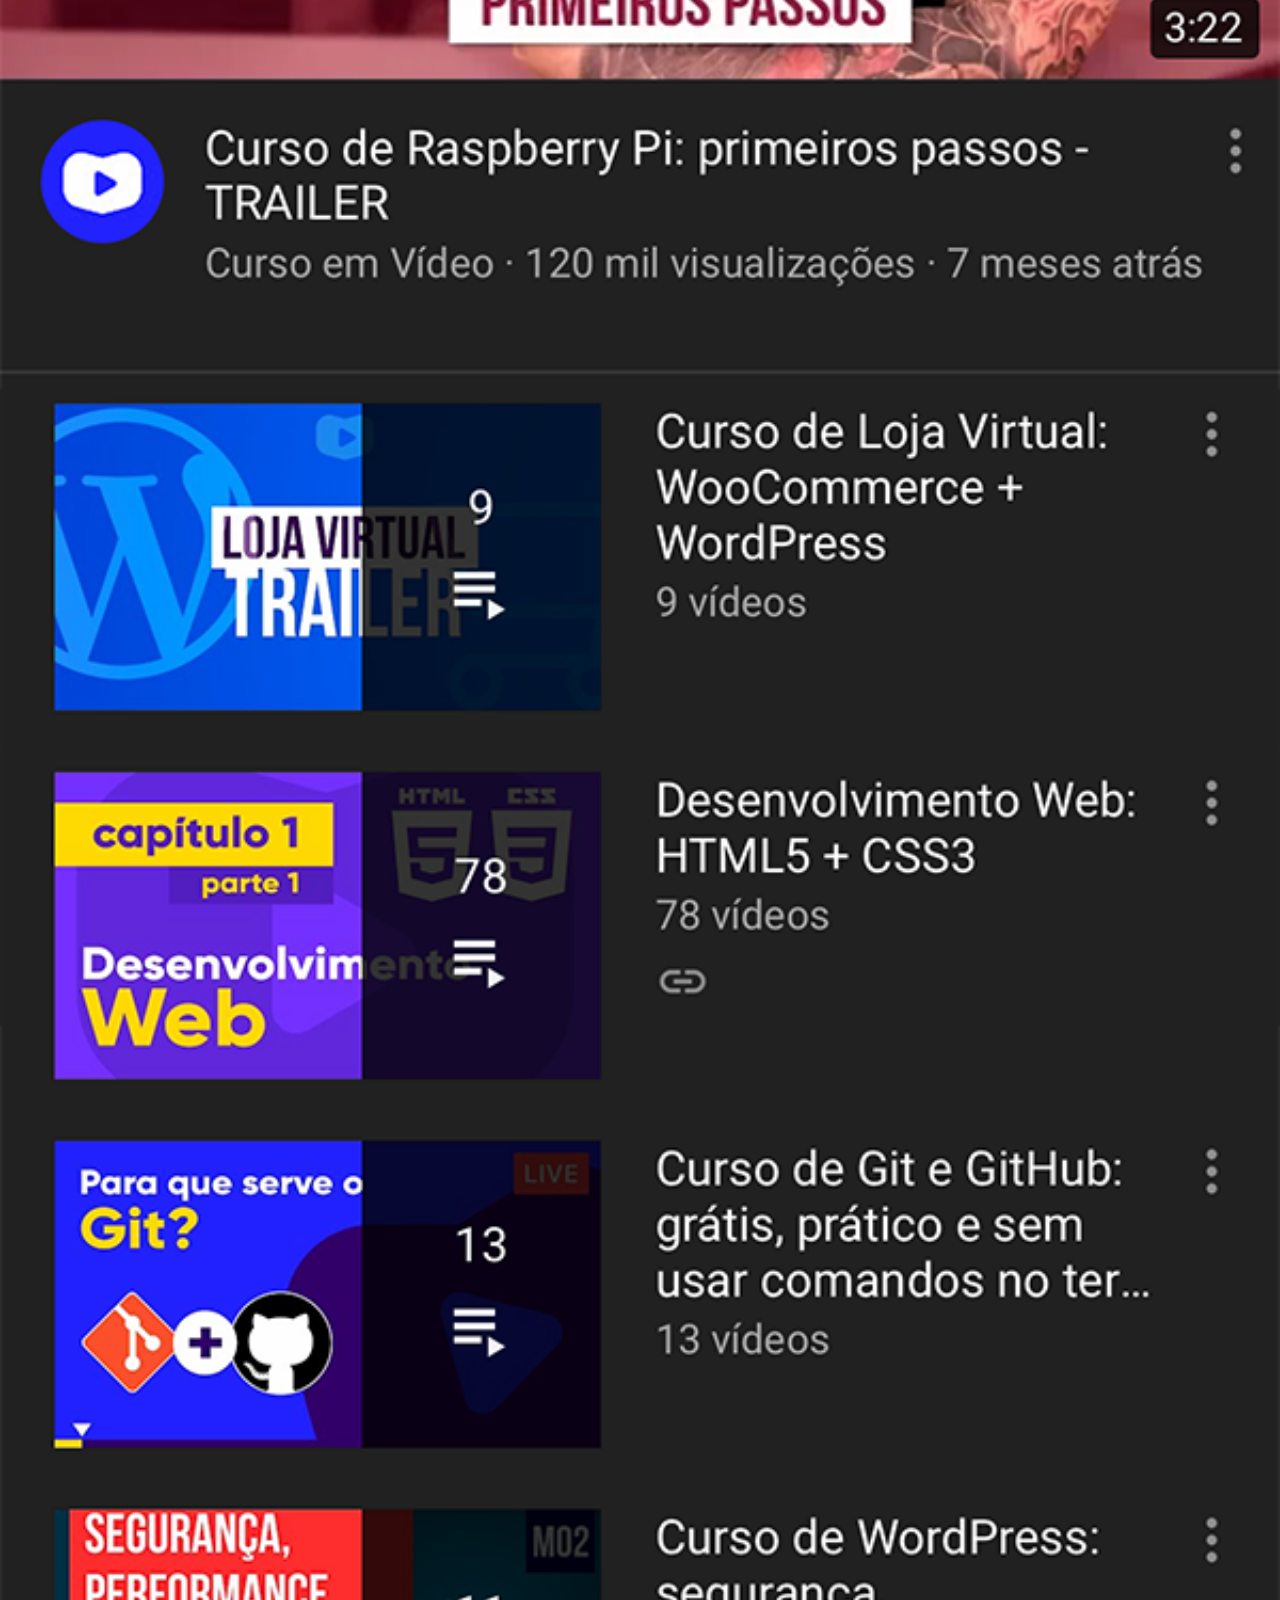
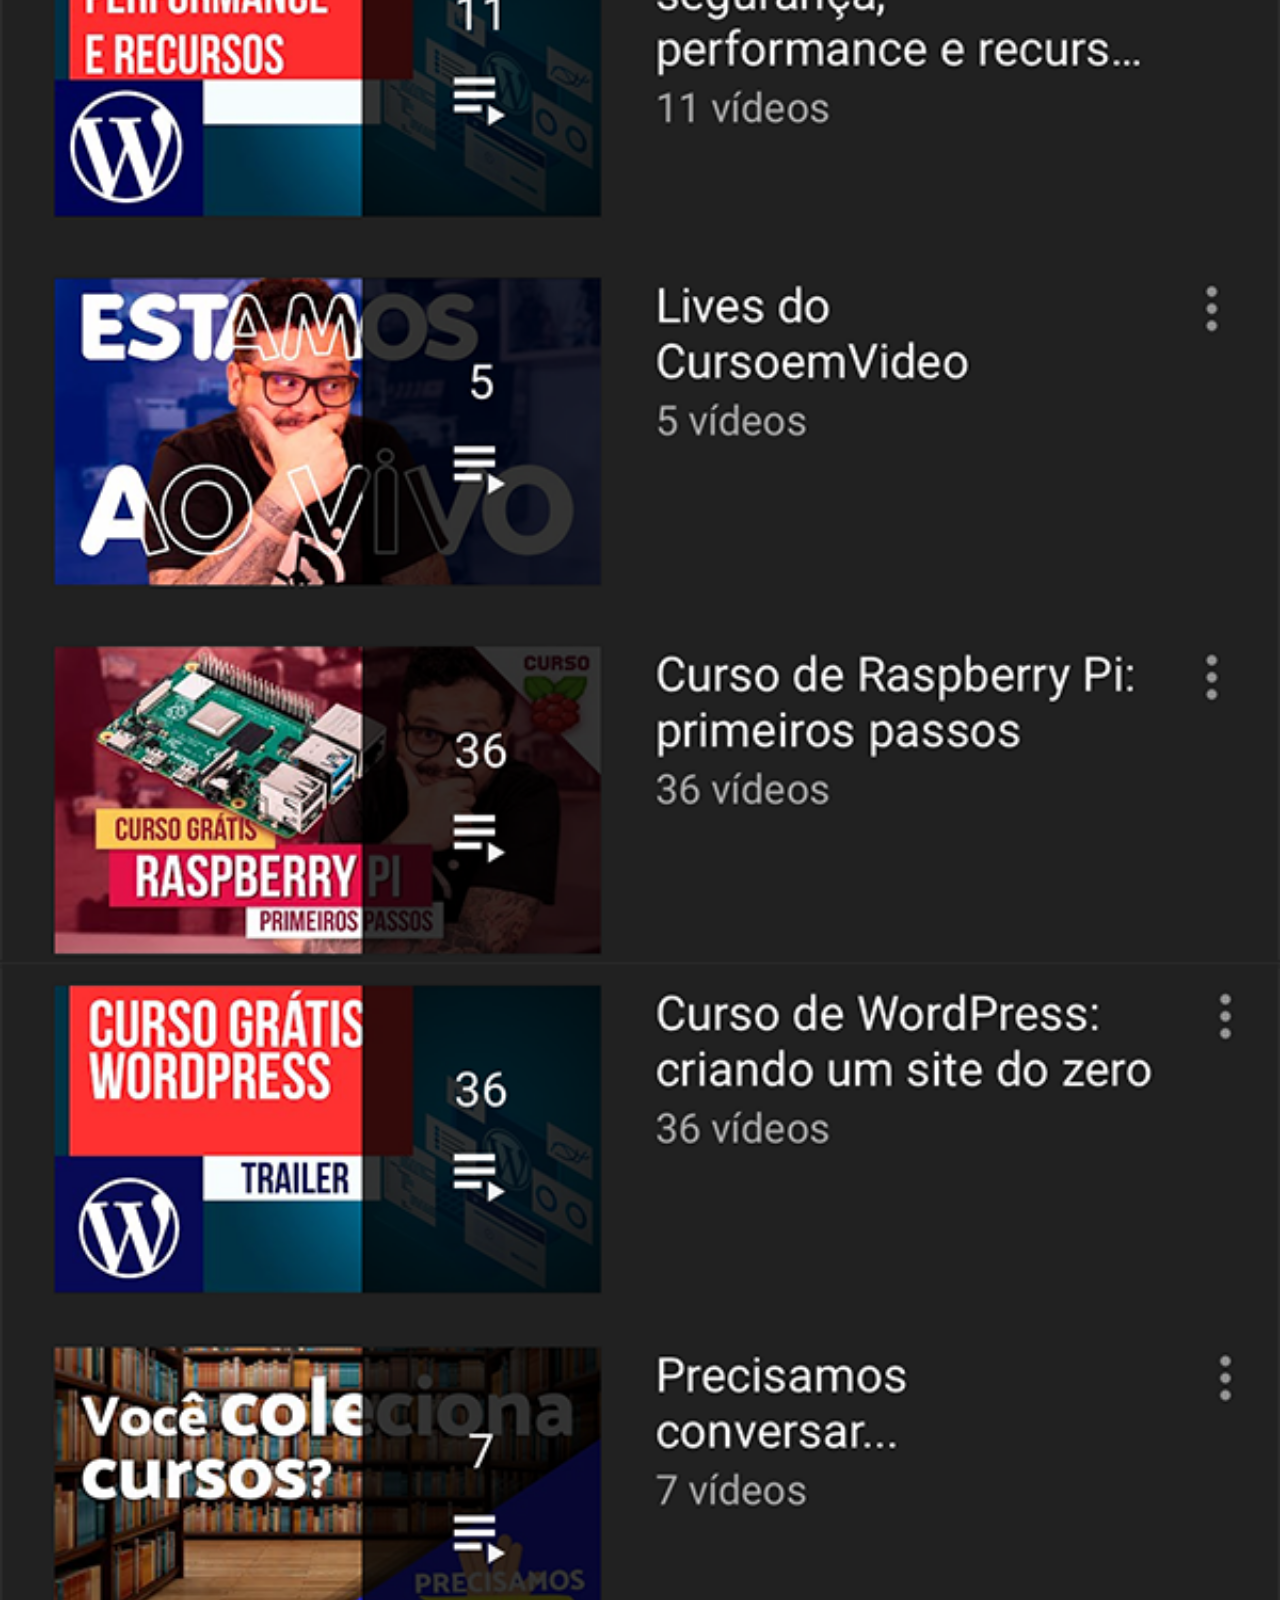
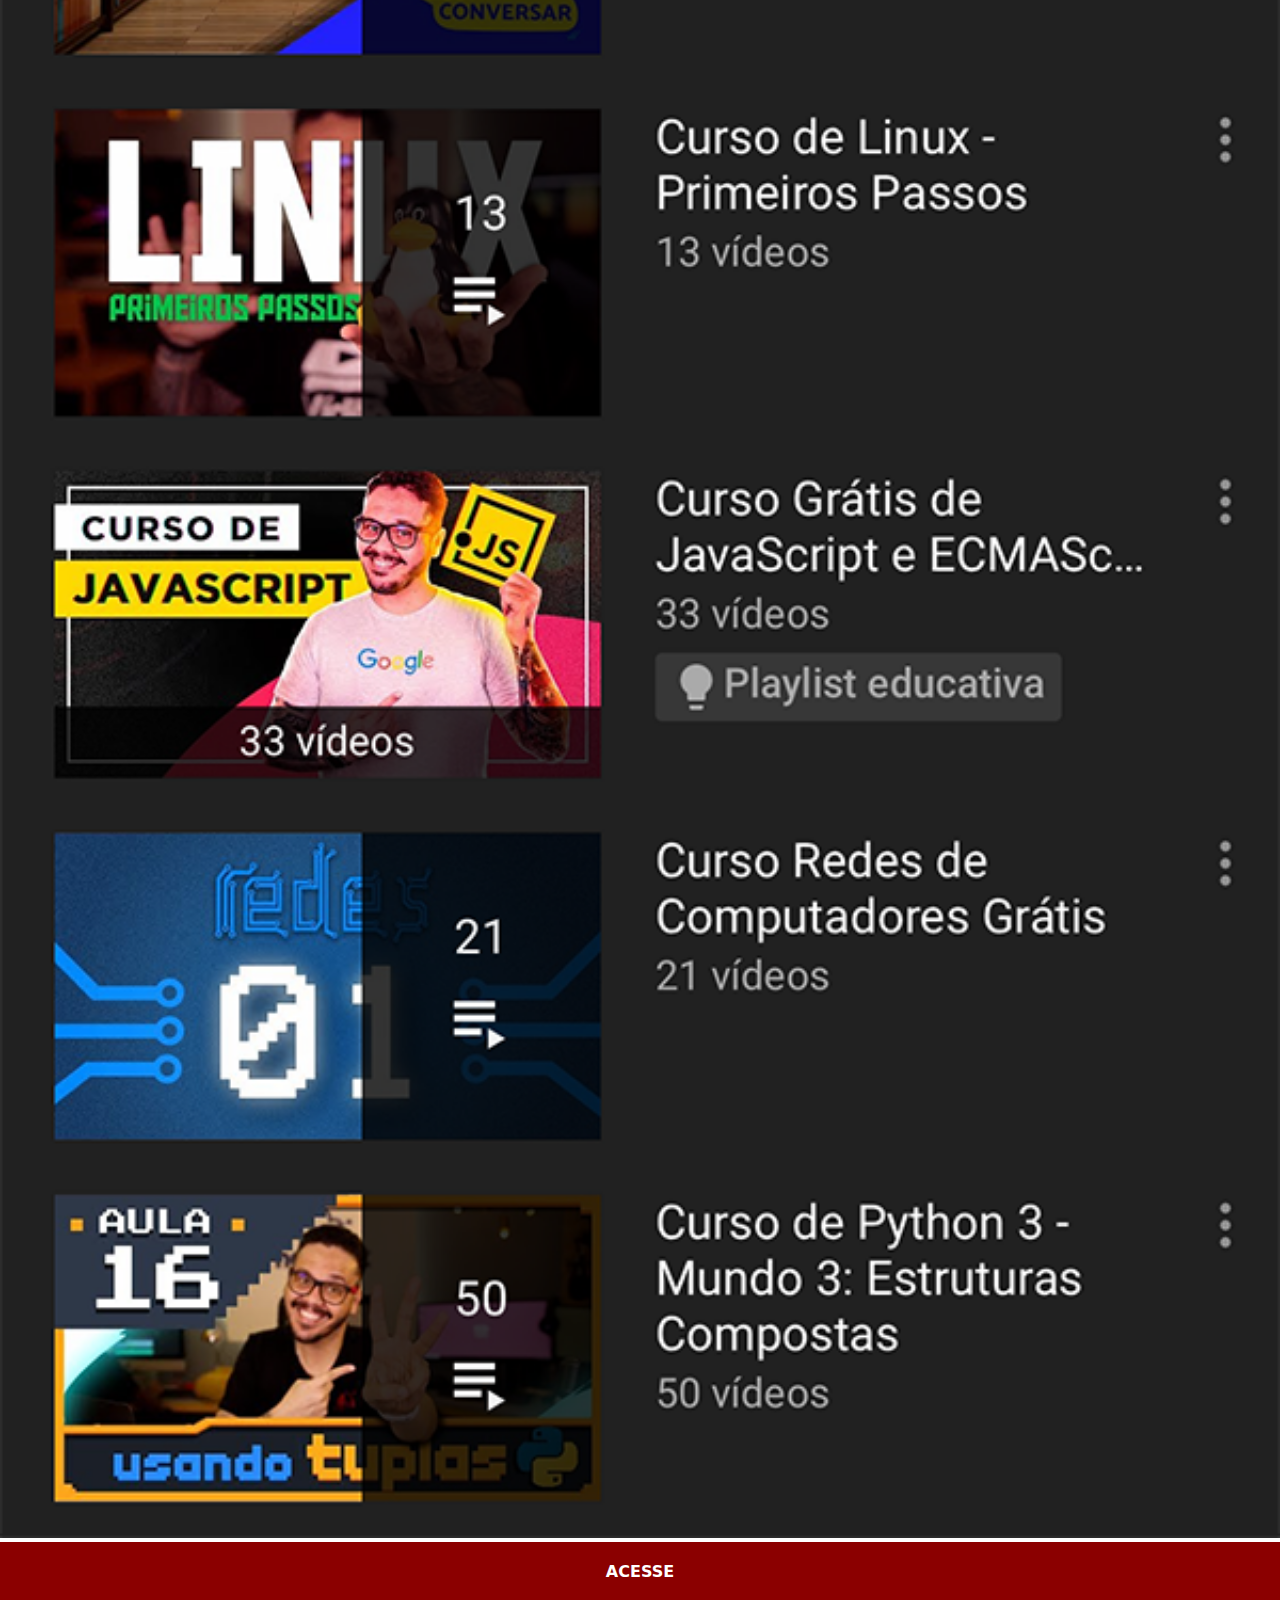
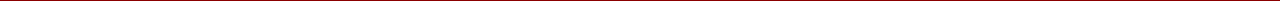
<file: youtube.html>
<!DOCTYPE html>
<html lang="pt-br">
<head>
    <meta charset="UTF-8">
    <meta name="viewport" content="width=device-width, initial-scale=1.0">
    <link rel="stylesheet" href="estilos/social.css">
    <title>Youtube</title>
</head>
<body>
    <img src="imagens/tela-youtube.png" alt="Youtube">
    <a href="https://www.youtube.com/@CursoemVideo/playlists" target="_blank">ACESSE</a>
</body>
</html>
</file>
<file: estilos/style.css>
@charset "UTF-8";
*{
    margin: 0px;
    padding: 0px;
    font-family: Arial, Helvetica, sans-serif;
}
html, body {
    height: 100vh;
    width: 100vw;
    background-color: black;
}
body{
    background: url('../imagens/fundo-madeira.jpg') no-repeat top center;
    background-size: cover;
    background-attachment: fixed;
}
main {
    height: 100vh;
    position: relative;
    
}
section#telefone {
    position: absolute;
    top: 50%;
    left: 50%;
    transform: translate(-50%, -50%);
    height: 627px;
    width: 311px;
    
    background: url('../imagens/frame-iphone.png') no-repeat;
}
iframe#tela{
    position: relative;
    top: 80px;
    left: 22px;
    width: 267px;
    height: 471px;
}
section#redes-sociais {
    text-align: right;
}
section#redes-sociais img {
    width: 50px; height: 50px;
    margin: 10px;
    border-radius: 50%;
    box-shadow: 2px 2px 5px rgba(0, 0, 0, 0.4);
    box-sizing: border-box;
}
section#redes-sociais img:hover {
    border: 2px solid rgba(255, 255, 255, 0.55);
    transform: translate(-2px, -2px);
    box-shadow: 5px 5px 10px rgba(0, 0, 0, 0.55);
    transition: transform 0.3s, border 0.8s;
}
</file>
<file: estilos/social.css>
@charset "UTF-8";
*{
    margin: 0px; padding: 0px;
    font-family: system-ui, -apple-system, BlinkMacSystemFont, 'Segoe UI', Roboto, Oxygen, Ubuntu, Cantarell, 'Open Sans', 'Helvetica Neue', sans-serif;
}
::-webkit-scrollbar {
    width: 0px; height: 0px;
}
img {
    width: 100vw;
}
a {
    display: block;
    background-color: darkred;
    color: white;
    padding: 20px;
    text-align: center;
    font-weight: bolder;
    text-decoration: none;
}
a:hover {
    background-color: red;
    text-shadow: 3px 3px 10px rgba(0, 0, 0, 0.5);
}
</file>
